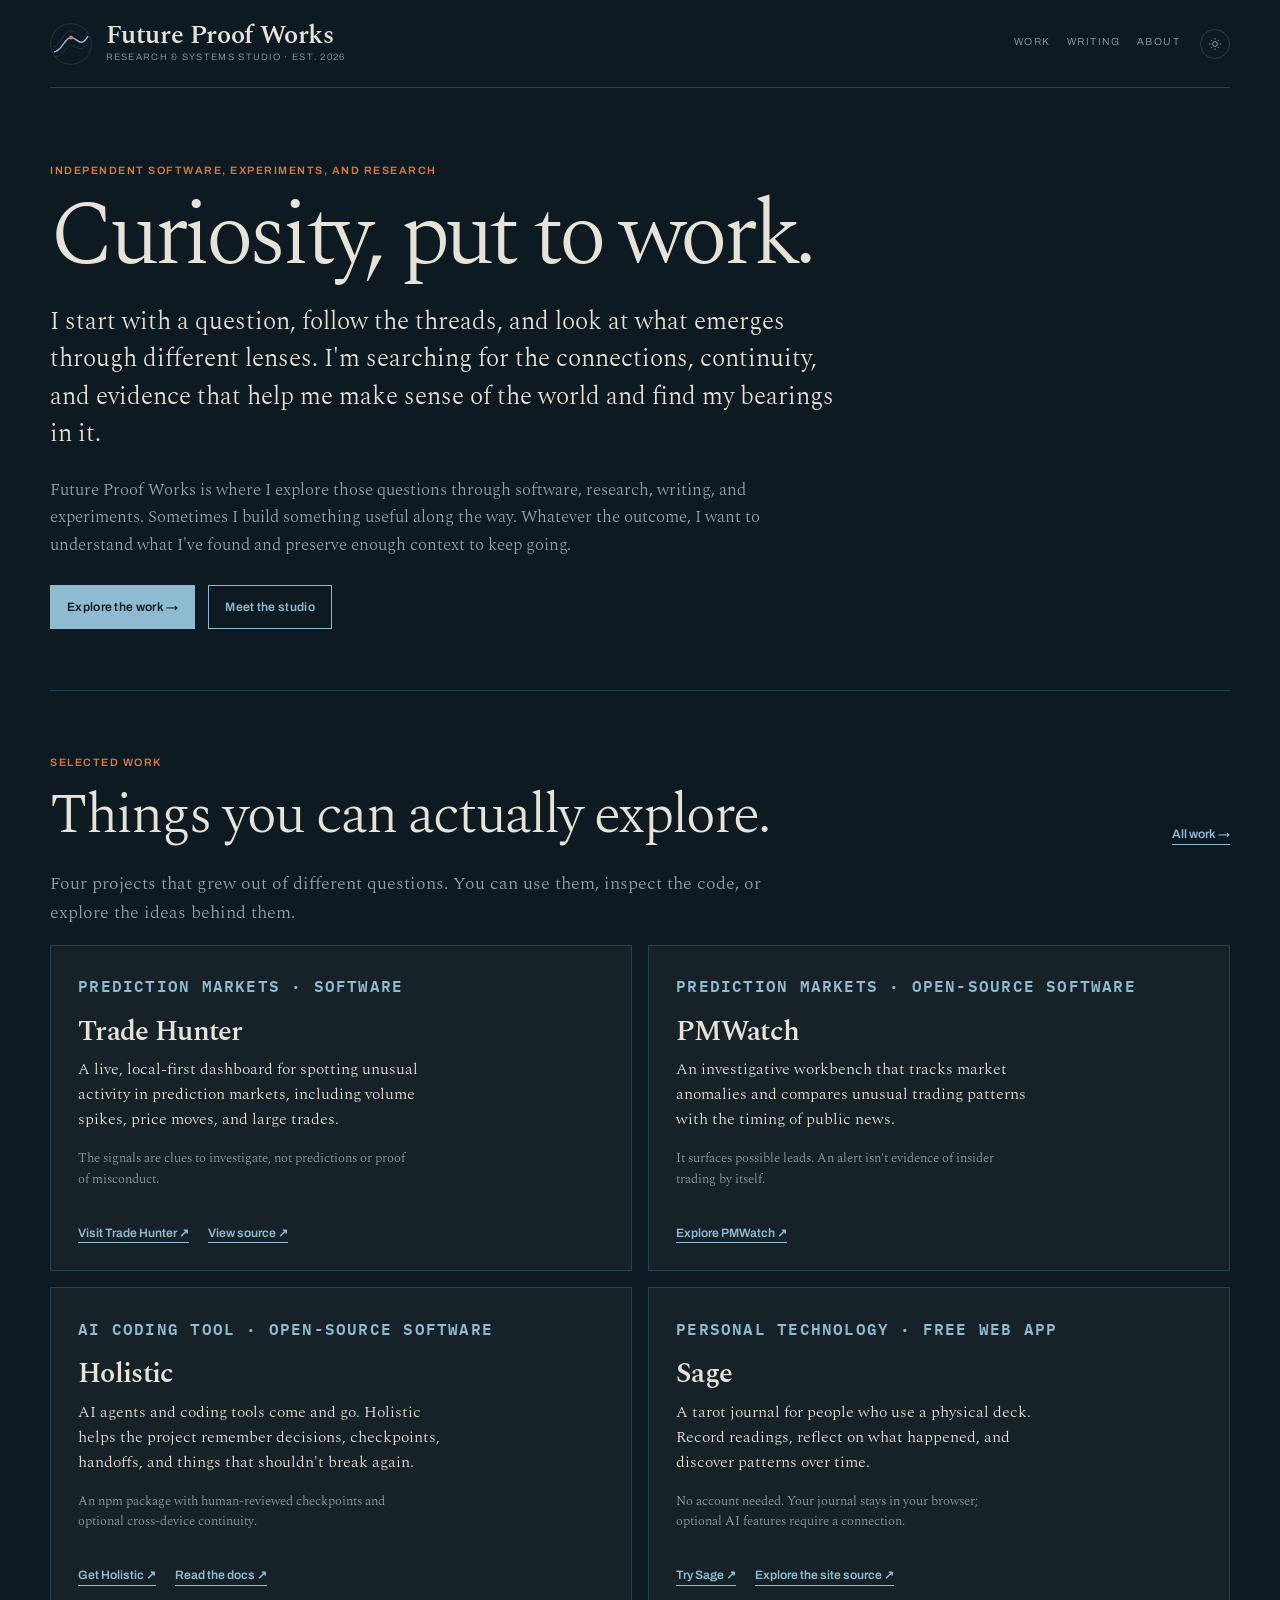
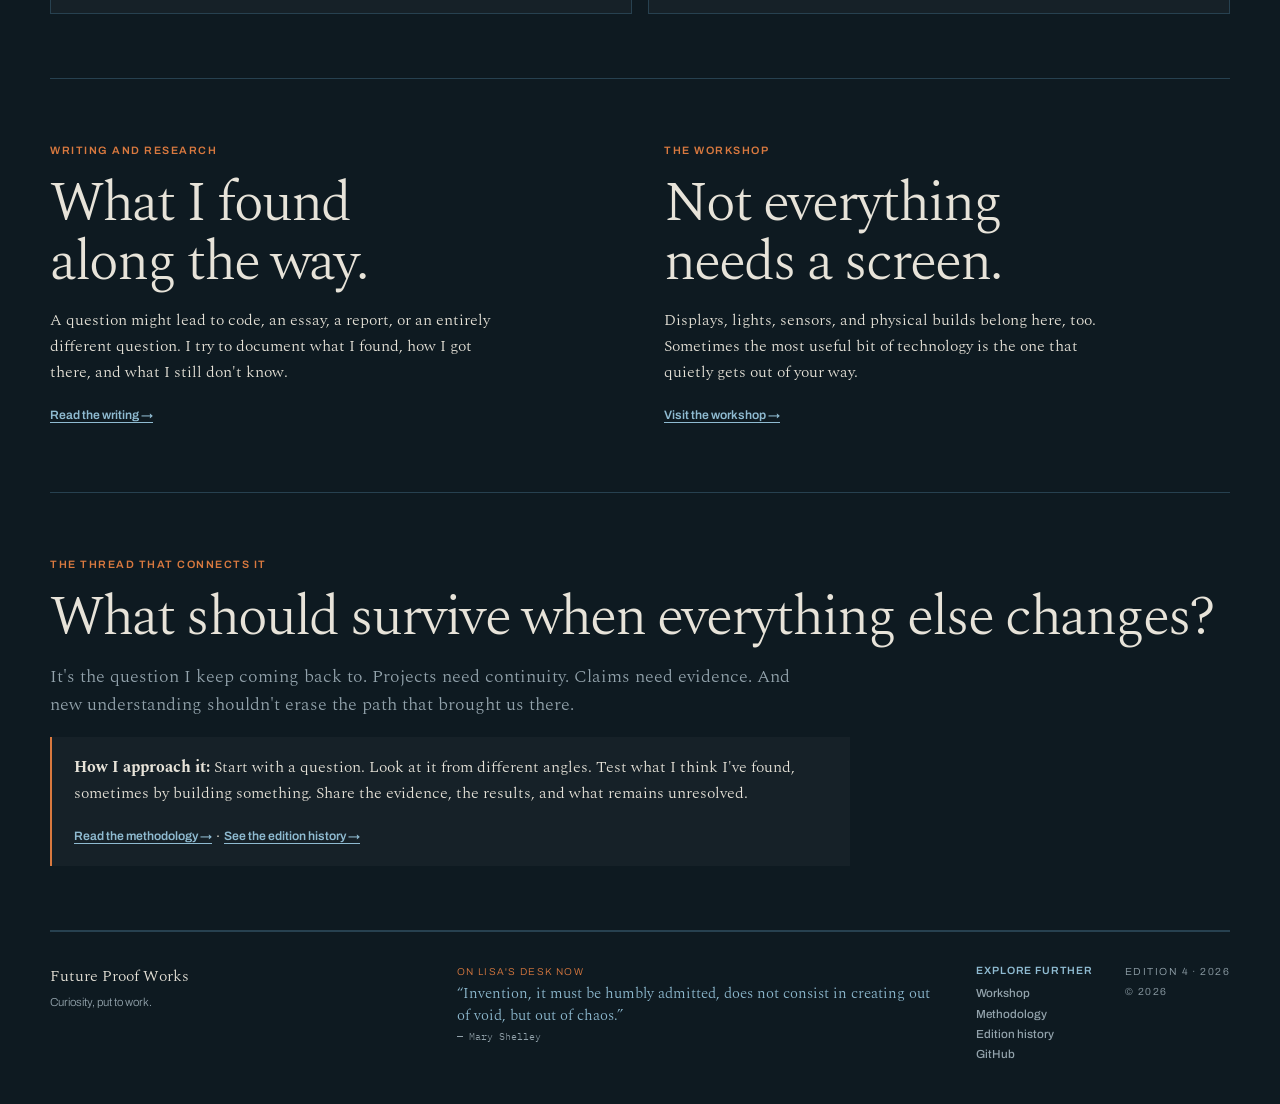
<file: index.html>
<!doctype html><html lang="en"><head>
<title>Independent software, research, and experiments — Future Proof Works</title>
<meta name="description" content="Explore Future Proof Works: software and independent experiments by Lisa Fremlin Weiss, including Trade Hunter, PMWatch, Holistic, and Sage.">
<meta property="og:title" content="Independent software, research, and experiments"><meta property="og:description" content="Explore Future Proof Works: software and independent experiments by Lisa Fremlin Weiss, including Trade Hunter, PMWatch, Holistic, and Sage."><meta property="og:type" content="website"><meta property="og:url" content="https://futureproofworks.com/">
<link rel="canonical" href="https://futureproofworks.com/"><meta charset="utf-8"><meta name="viewport" content="width=device-width, initial-scale=1"><meta name="theme-color" content="#F5F2EA" media="(prefers-color-scheme: light)"><meta name="theme-color" content="#0E1A21" media="(prefers-color-scheme: dark)"><link rel="icon" href="favicon.svg" type="image/svg+xml"><link rel="preconnect" href="https://fonts.googleapis.com"><link rel="preconnect" href="https://fonts.gstatic.com" crossorigin><link href="https://fonts.googleapis.com/css2?family=Archivo:wght@400;500;600;700&family=IBM+Plex+Mono:wght@400;500&family=Spectral:opsz,wght@7..72,300;7..72,600&display=swap" rel="stylesheet"><link rel="stylesheet" href="styles.css"><link rel="stylesheet" href="v3.css"><link rel="stylesheet" href="v4.css"><script>try{var t=localStorage.getItem("fpw-theme")||"dark";document.documentElement.setAttribute("data-theme",t)}catch(e){document.documentElement.setAttribute("data-theme","dark")}</script>
</head><body><a class="skip-link" href="#main">Skip to content</a><header class="site-header"><a class="brand" href="index.html"><svg class="brand-mark" viewBox="0 0 64 64" aria-hidden="true"><circle class="ground" cx="32" cy="32" r="31"/><circle cx="32" cy="32" r="31" fill="none" stroke="currentColor" stroke-width="1" opacity=".18"/><path class="strata" d="M6 52 C 20 52, 24 34, 32 34 S 48 48, 58 30" fill="none" stroke-width="1"/><path class="strata" d="M6 36 C 16 36, 20 12, 32 12 S 44 32, 58 12" fill="none" stroke-width="1"/><path class="thread" d="M6 44 C 18 44, 22 22, 32 22 S 46 40, 58 20" fill="none" stroke-width="2.2"/><circle class="node" cx="32" cy="22" r="3"/></svg><span class="brand-text"><span class="brand-name">Future Proof Works</span><span class="brand-sub">Research &amp; systems studio · Est. 2026</span></span></a><div class="header-tools"><nav aria-label="Primary"><a href="investigations.html">Work</a><a href="publications.html">Writing</a><a href="about.html">About</a></nav><button class="theme-toggle" type="button" aria-label="Switch between light and dark"><svg class="moon" viewBox="0 0 24 24" fill="none" stroke="currentColor" stroke-width="1.6" aria-hidden="true"><path d="M20 14.5A8.5 8.5 0 0 1 9.5 4a8.5 8.5 0 1 0 10.5 10.5Z"/></svg><svg class="sun" viewBox="0 0 24 24" fill="none" stroke="currentColor" stroke-width="1.6" aria-hidden="true"><circle cx="12" cy="12" r="4.2"/><path d="M12 2v2.4M12 19.6V22M2 12h2.4M19.6 12H22M4.9 4.9l1.7 1.7M17.4 17.4l1.7 1.7M19.1 4.9l-1.7 1.7M6.6 17.4l-1.7 1.7"/></svg></button></div></header>
<main id="main"><section class="v4-hero"><p class="v4-eyebrow">Independent software, experiments, and research</p><h1>Curiosity, put to work.</h1><p class="v4-lead">I start with a question, follow the threads, and look at what emerges through different lenses. I'm searching for the connections, continuity, and evidence that help me make sense of the world and find my bearings in it.</p><p class="v4-support">Future Proof Works is where I explore those questions through software, research, writing, and experiments. Sometimes I build something useful along the way. Whatever the outcome, I want to understand what I've found and preserve enough context to keep going.</p><div class="v4-actions"><a class="v4-button" href="#selected-work">Explore the work →</a><a class="v4-button v4-button-secondary" href="about.html">Meet the studio</a></div></section>
<section class="v4-section" id="selected-work"><div class="v4-section-heading"><div><p class="v4-eyebrow">Selected work</p><h2>Things you can actually explore.</h2></div><a class="v4-inline-link" href="investigations.html">All work →</a></div><p class="v4-intro">Four projects that grew out of different questions. You can use them, inspect the code, or explore the ideas behind them.</p><div class="v4-grid"><article class="v4-card" id="trade-hunter"><p class="v4-label">Prediction markets · Software</p><h3><a href="https://tradehunter.site/">Trade Hunter</a></h3><p>A live, local-first dashboard for spotting unusual activity in prediction markets, including volume spikes, price moves, and large trades.</p><p class="v4-small">The signals are clues to investigate, not predictions or proof of misconduct.</p><div class="v4-links"><a href="https://tradehunter.site/">Visit Trade Hunter ↗</a><a href="https://github.com/lweiss01/trade-hunter">View source ↗</a></div></article><article class="v4-card" id="pmwatch"><p class="v4-label">Prediction Markets · Open-Source Software</p><h3><a href="https://github.com/lweiss01/pmwatch">PMWatch</a></h3><p>An investigative workbench that tracks market anomalies and compares unusual trading patterns with the timing of public news.</p><p class="v4-small">It surfaces possible leads. An alert isn't evidence of insider trading by itself.</p><div class="v4-links"><a href="https://github.com/lweiss01/pmwatch">Explore PMWatch ↗</a></div></article><article class="v4-card" id="holistic"><p class="v4-label">AI Coding Tool · Open-Source Software</p><h3><a href="https://www.npmjs.com/package/holistic">Holistic</a></h3><p>AI agents and coding tools come and go. Holistic helps the project remember decisions, checkpoints, handoffs, and things that shouldn't break again.</p><p class="v4-small">An npm package with human-reviewed checkpoints and optional cross-device continuity.</p><div class="v4-links"><a href="https://www.npmjs.com/package/holistic">Get Holistic ↗</a><a href="https://github.com/lweiss01/holistic">Read the docs ↗</a></div></article><article class="v4-card" id="sage"><p class="v4-label">Personal technology · Free web app</p><h3><a href="https://sagetarot.app/">Sage</a></h3><p>A tarot journal for people who use a physical deck. Record readings, reflect on what happened, and discover patterns over time.</p><p class="v4-small">No account needed. Your journal stays in your browser; optional AI features require a connection.</p><div class="v4-links"><a href="https://sagetarot.app/">Try Sage ↗</a><a href="https://github.com/lweiss01/sagetarot.app-site">Explore the site source ↗</a></div></article></div></section>
<section class="v4-section"><div class="v4-split"><div><p class="v4-eyebrow">Writing and research</p><h2>What I found along the way.</h2><p>A question might lead to code, an essay, a report, or an entirely different question. I try to document what I found, how I got there, and what I still don't know.</p><a class="v4-inline-link" href="publications.html">Read the writing →</a></div><div><p class="v4-eyebrow">The workshop</p><h2>Not everything needs a screen.</h2><p>Displays, lights, sensors, and physical builds belong here, too. Sometimes the most useful bit of technology is the one that quietly gets out of your way.</p><a class="v4-inline-link" href="workshop.html">Visit the workshop →</a></div></div></section>
<section class="v4-section"><p class="v4-eyebrow">The thread that connects it</p><h2>What should survive when everything else changes?</h2><p class="v4-intro">It's the question I keep coming back to. Projects need continuity. Claims need evidence. And new understanding shouldn't erase the path that brought us there.</p><div class="v4-note"><p><strong>How I approach it:</strong> Start with a question. Look at it from different angles. Test what I think I've found, sometimes by building something. Share the evidence, the results, and what remains unresolved.</p><p><a class="v4-inline-link" href="methodology.html">Read the methodology →</a> <span aria-hidden="true"> · </span> <a class="v4-inline-link" href="editions.html">See the edition history →</a></p></div></section></main><footer class="site-footer"><div><p class="footer-brand">Future Proof Works</p><p>Curiosity, put to work.</p></div><div class="desk-note"><p class="desk-label">On Lisa's desk now</p><p class="desk-quote">“Invention, it must be humbly admitted, does not consist in creating out of void, but out of chaos.”</p><p class="desk-attribution">— Mary Shelley</p></div><div class="footer-links" aria-label="More from the studio"><span class="footer-heading">Explore further</span><a href="workshop.html">Workshop</a><a href="methodology.html">Methodology</a><a href="editions.html">Edition history</a><a href="https://github.com/lweiss01">GitHub</a></div><div class="footer-version"><p>Edition 4 · 2026</p><p>© <span id="year"></span></p></div></footer><script src="script.js"></script><script type="application/ld+json">{"@context":"https://schema.org","@type":"Organization","name":"Future Proof Works","url":"https://futureproofworks.com/","founder":{"@type":"Person","name":"Lisa Fremlin Weiss"},"description":"An independent studio building and investigating software, research tools, publishing, and physical experiments."}</script></body></html>
</file>
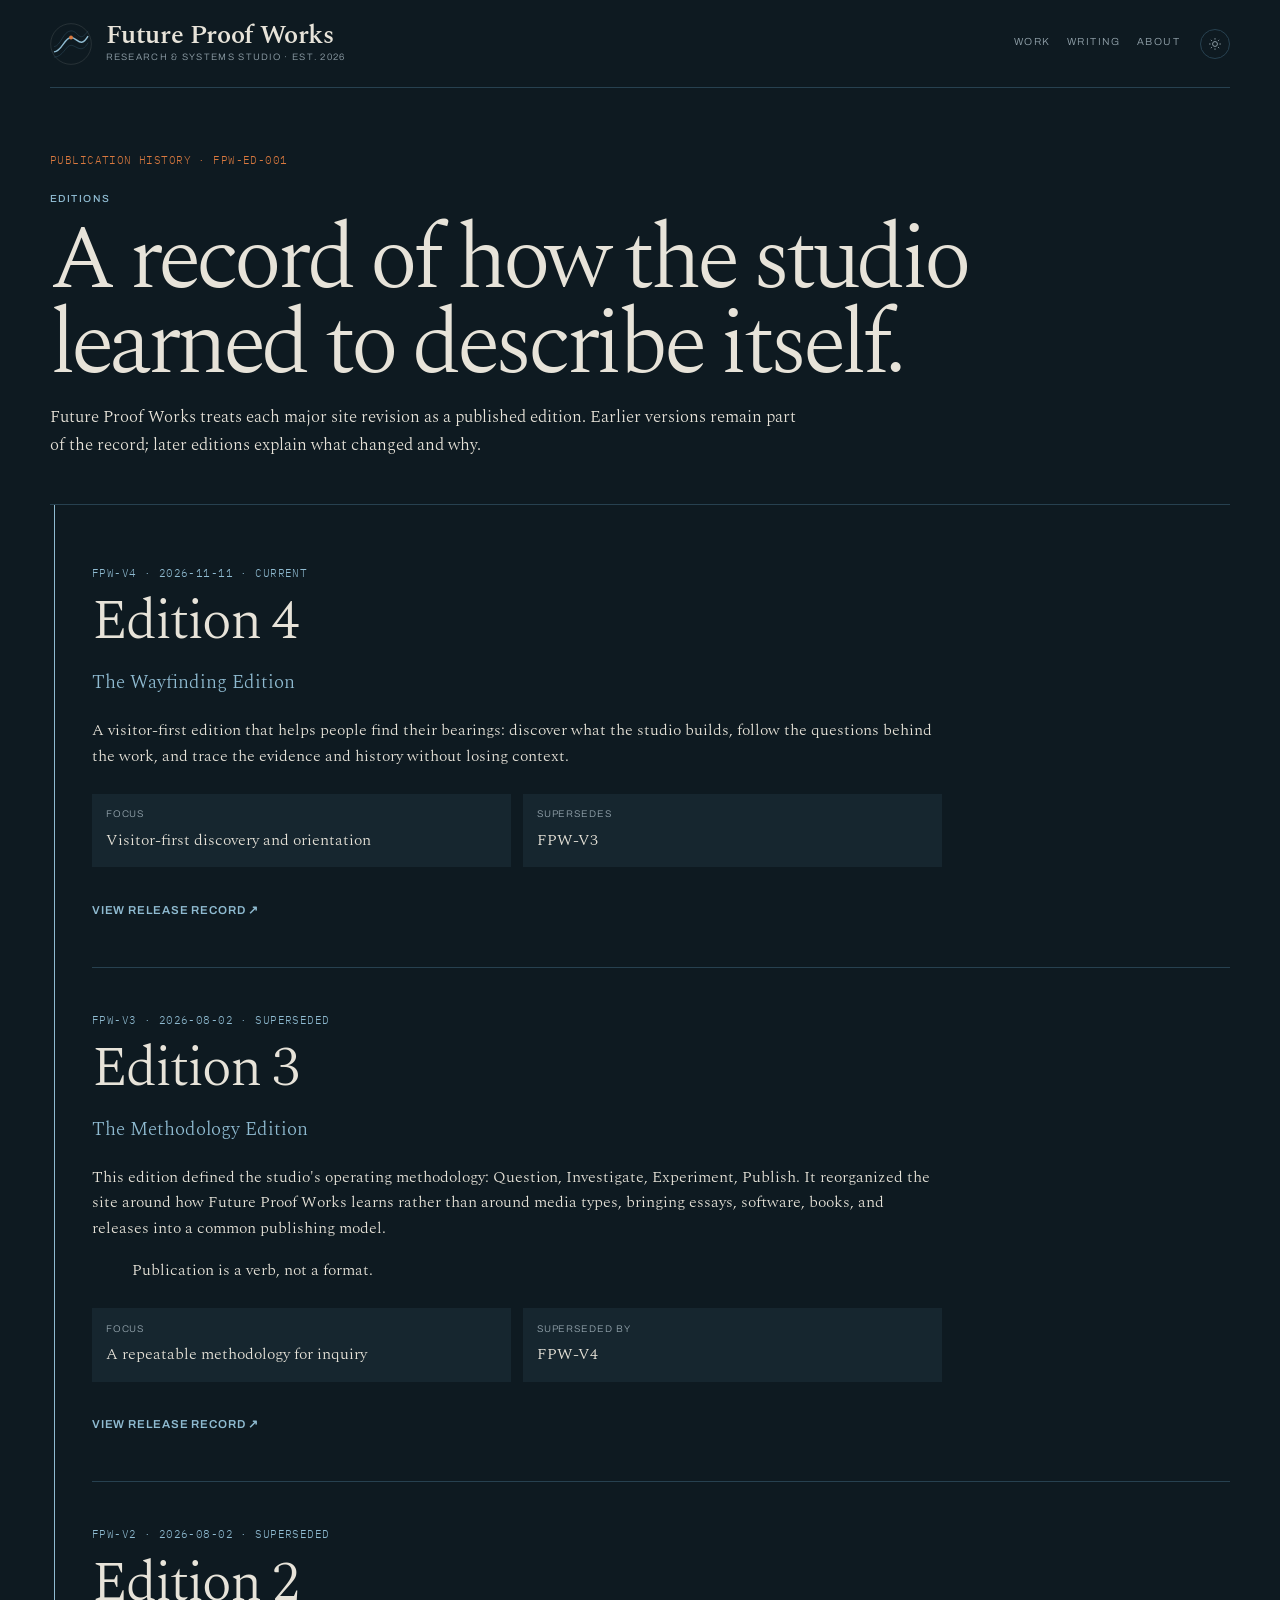
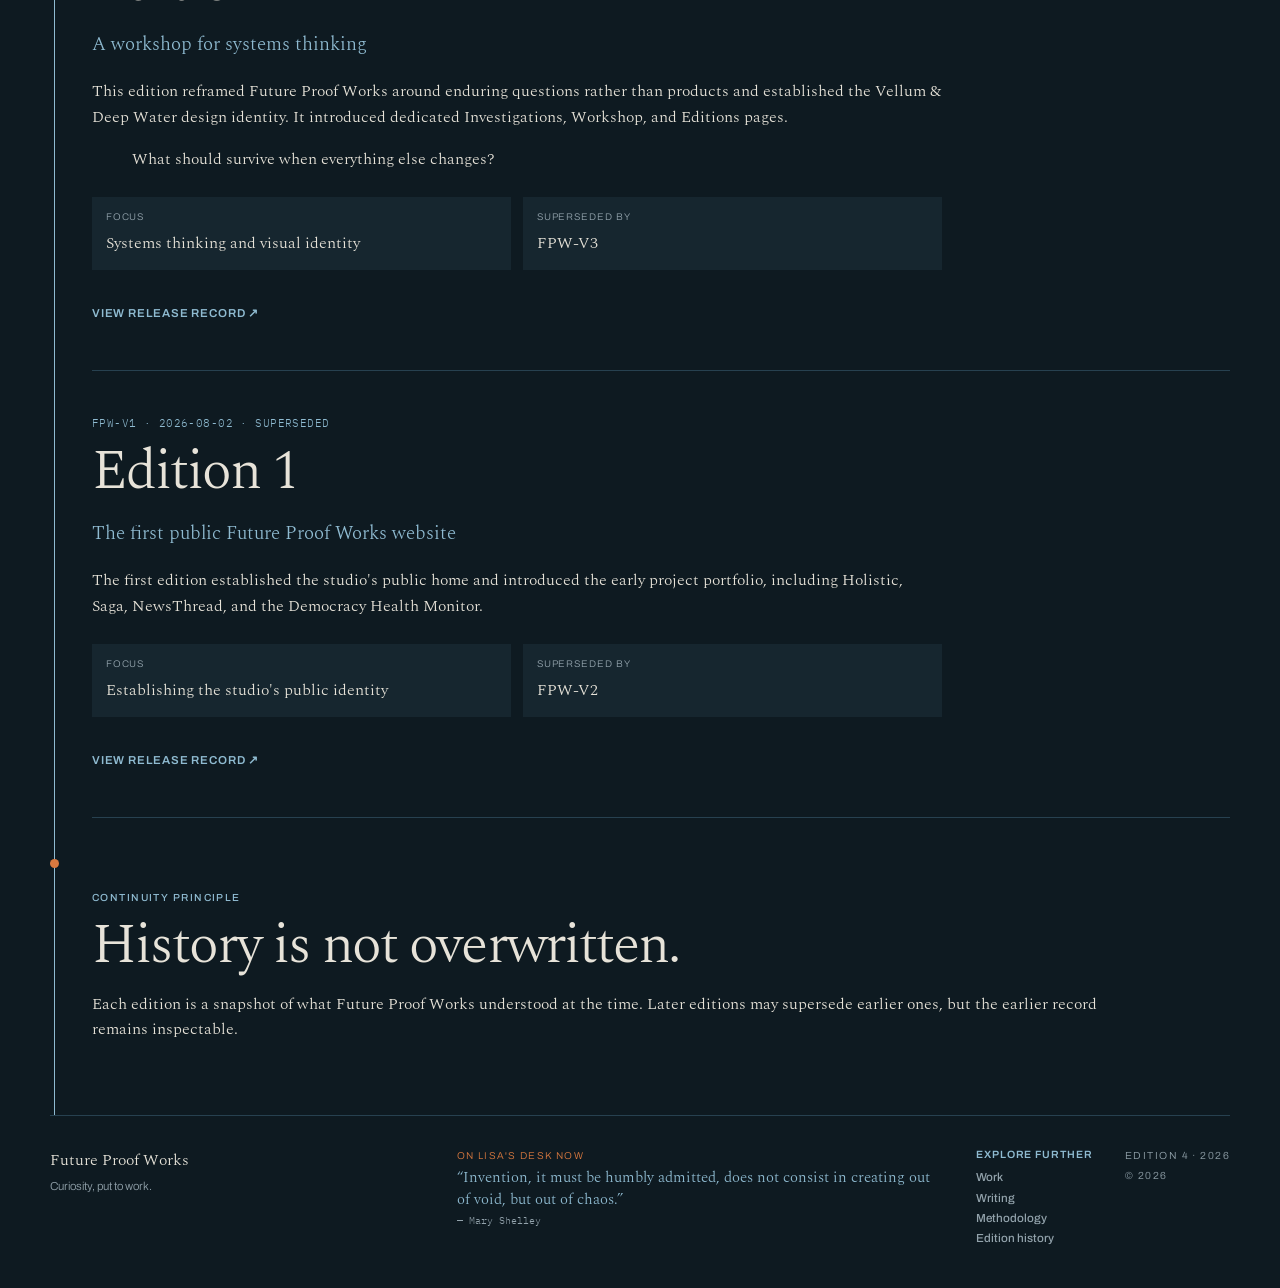
<file: editions.html>
<!doctype html><html lang="en"><head><title>Editions — Future Proof Works</title><meta name="description" content="The publication history of Future Proof Works, including major site editions, philosophical changes, and design revisions."><meta charset="utf-8"><meta name="viewport" content="width=device-width, initial-scale=1"><meta name="theme-color" content="#0E1A21" media="(prefers-color-scheme: dark)"><meta name="theme-color" content="#F5F2EA" media="(prefers-color-scheme: light)"><link rel="icon" href="favicon.svg" type="image/svg+xml"><link rel="preconnect" href="https://fonts.googleapis.com"><link rel="preconnect" href="https://fonts.gstatic.com" crossorigin><link href="https://fonts.googleapis.com/css2?family=Archivo:wght@400;500;600;700&family=IBM+Plex+Mono:wght@400;500&family=Spectral:opsz,wght@7..72,300;7..72,600&display=swap" rel="stylesheet"><link rel="stylesheet" href="styles.css"><link rel="stylesheet" href="v3.css"><link rel="stylesheet" href="v4.css"><script>try{var t=localStorage.getItem("fpw-theme")||"dark";document.documentElement.setAttribute("data-theme",t)}catch(e){document.documentElement.setAttribute("data-theme","dark")}</script></head><body><a class="skip-link" href="#main">Skip to content</a><header class="site-header"><a class="brand" href="index.html"><svg class="brand-mark" viewBox="0 0 64 64" aria-hidden="true"><circle class="ground" cx="32" cy="32" r="31"/><circle cx="32" cy="32" r="31" fill="none" stroke="currentColor" stroke-width="1" opacity=".18"/><path class="strata" d="M6 52 C 20 52, 24 34, 32 34 S 48 48, 58 30" fill="none" stroke-width="1"/><path class="strata" d="M6 36 C 16 36, 20 12, 32 12 S 44 32, 58 12" fill="none" stroke-width="1"/><path class="thread" d="M6 44 C 18 44, 22 22, 32 22 S 46 40, 58 20" fill="none" stroke-width="2.2"/><circle class="node" cx="32" cy="22" r="3"/></svg><span class="brand-text"><span class="brand-name">Future Proof Works</span><span class="brand-sub">Research &amp; systems studio · Est. 2026</span></span></a><div class="header-tools"><nav aria-label="Primary"><a href="investigations.html">Work</a><a href="publications.html">Writing</a><a href="about.html">About</a></nav><button class="theme-toggle" type="button" aria-label="Switch between light and dark"><svg class="moon" viewBox="0 0 24 24" fill="none" stroke="currentColor" stroke-width="1.6" aria-hidden="true"><path d="M20 14.5A8.5 8.5 0 0 1 9.5 4a8.5 8.5 0 1 0 10.5 10.5Z"/></svg><svg class="sun" viewBox="0 0 24 24" fill="none" stroke="currentColor" stroke-width="1.6" aria-hidden="true"><circle cx="12" cy="12" r="4.2"/><path d="M12 2v2.4M12 19.6V22M2 12h2.4M19.6 12H22M4.9 4.9l1.7 1.7M17.4 17.4l1.7 1.7M19.1 4.9l-1.7 1.7M6.6 17.4l-1.7 1.7"/></svg></button></div></header><main id="main"><section class="page-title editions-title"><div class="folio">PUBLICATION HISTORY · FPW-ED-001</div><p class="label">Editions</p><h1>A record of how the studio learned to describe itself.</h1><p class="page-deck">Future Proof Works treats each major site revision as a published edition. Earlier versions remain part of the record; later editions explain what changed and why.</p></section><section class="edition-list"><article class="edition current"><div class="edition-content"><p class="record">FPW-V4 · 2026-11-11 · CURRENT</p><h2>Edition 4</h2><p class="edition-subtitle">The Wayfinding Edition</p><p>A visitor-first edition that helps people find their bearings: discover what the studio builds, follow the questions behind the work, and trace the evidence and history without losing context.</p><dl class="edition-meta"><div><dt>Focus</dt><dd>Visitor-first discovery and orientation</dd></div><div><dt>Supersedes</dt><dd>FPW-V3</dd></div></dl><a class="text-link" href="https://github.com/lweiss01/futureproofworks-site/releases/tag/fpw-v4">View release record ↗</a></div></article><article class="edition"><div class="edition-content"><p class="record">FPW-V3 · 2026-08-02 · SUPERSEDED</p><h2>Edition 3</h2><p class="edition-subtitle">The Methodology Edition</p><p>This edition defined the studio's operating methodology: Question, Investigate, Experiment, Publish. It reorganized the site around how Future Proof Works learns rather than around media types, bringing essays, software, books, and releases into a common publishing model.</p><blockquote>Publication is a verb, not a format.</blockquote><dl class="edition-meta"><div><dt>Focus</dt><dd>A repeatable methodology for inquiry</dd></div><div><dt>Superseded by</dt><dd>FPW-V4</dd></div></dl><a class="text-link" href="https://github.com/lweiss01/futureproofworks-site/releases/tag/fpw-v3">View release record ↗</a></div></article><article class="edition"><div class="edition-content"><p class="record">FPW-V2 · 2026-08-02 · SUPERSEDED</p><h2>Edition 2</h2><p class="edition-subtitle">A workshop for systems thinking</p><p>This edition reframed Future Proof Works around enduring questions rather than products and established the Vellum &amp; Deep Water design identity. It introduced dedicated Investigations, Workshop, and Editions pages.</p><blockquote>What should survive when everything else changes?</blockquote><dl class="edition-meta"><div><dt>Focus</dt><dd>Systems thinking and visual identity</dd></div><div><dt>Superseded by</dt><dd>FPW-V3</dd></div></dl><a class="text-link" href="https://github.com/lweiss01/futureproofworks-site/releases/tag/fpw-v2">View release record ↗</a></div></article><article class="edition"><div class="edition-content"><p class="record">FPW-V1 · 2026-08-02 · SUPERSEDED</p><h2>Edition 1</h2><p class="edition-subtitle">The first public Future Proof Works website</p><p>The first edition established the studio's public home and introduced the early project portfolio, including Holistic, Saga, NewsThread, and the Democracy Health Monitor.</p><dl class="edition-meta"><div><dt>Focus</dt><dd>Establishing the studio's public identity</dd></div><div><dt>Superseded by</dt><dd>FPW-V2</dd></div></dl><a class="text-link" href="https://github.com/lweiss01/futureproofworks-site/releases/tag/fpw-v1">View release record ↗</a></div></article></section><section class="edition-principle"><p class="label">Continuity principle</p><h2>History is not overwritten.</h2><p>Each edition is a snapshot of what Future Proof Works understood at the time. Later editions may supersede earlier ones, but the earlier record remains inspectable.</p></section></main><footer class="site-footer"><div><p class="footer-brand">Future Proof Works</p><p>Curiosity, put to work.</p></div><div class="desk-note"><p class="desk-label">On Lisa's desk now</p><p class="desk-quote">“Invention, it must be humbly admitted, does not consist in creating out of void, but out of chaos.”</p><p class="desk-attribution">— Mary Shelley</p></div><div class="footer-links"><span class="footer-heading">Explore further</span><a href="investigations.html">Work</a><a href="publications.html">Writing</a><a href="methodology.html">Methodology</a><a href="editions.html">Edition history</a></div><div class="footer-version"><p>Edition 4 · 2026</p><p>© <span id="year"></span></p></div></footer><script src="script.js"></script></body></html>
</file>
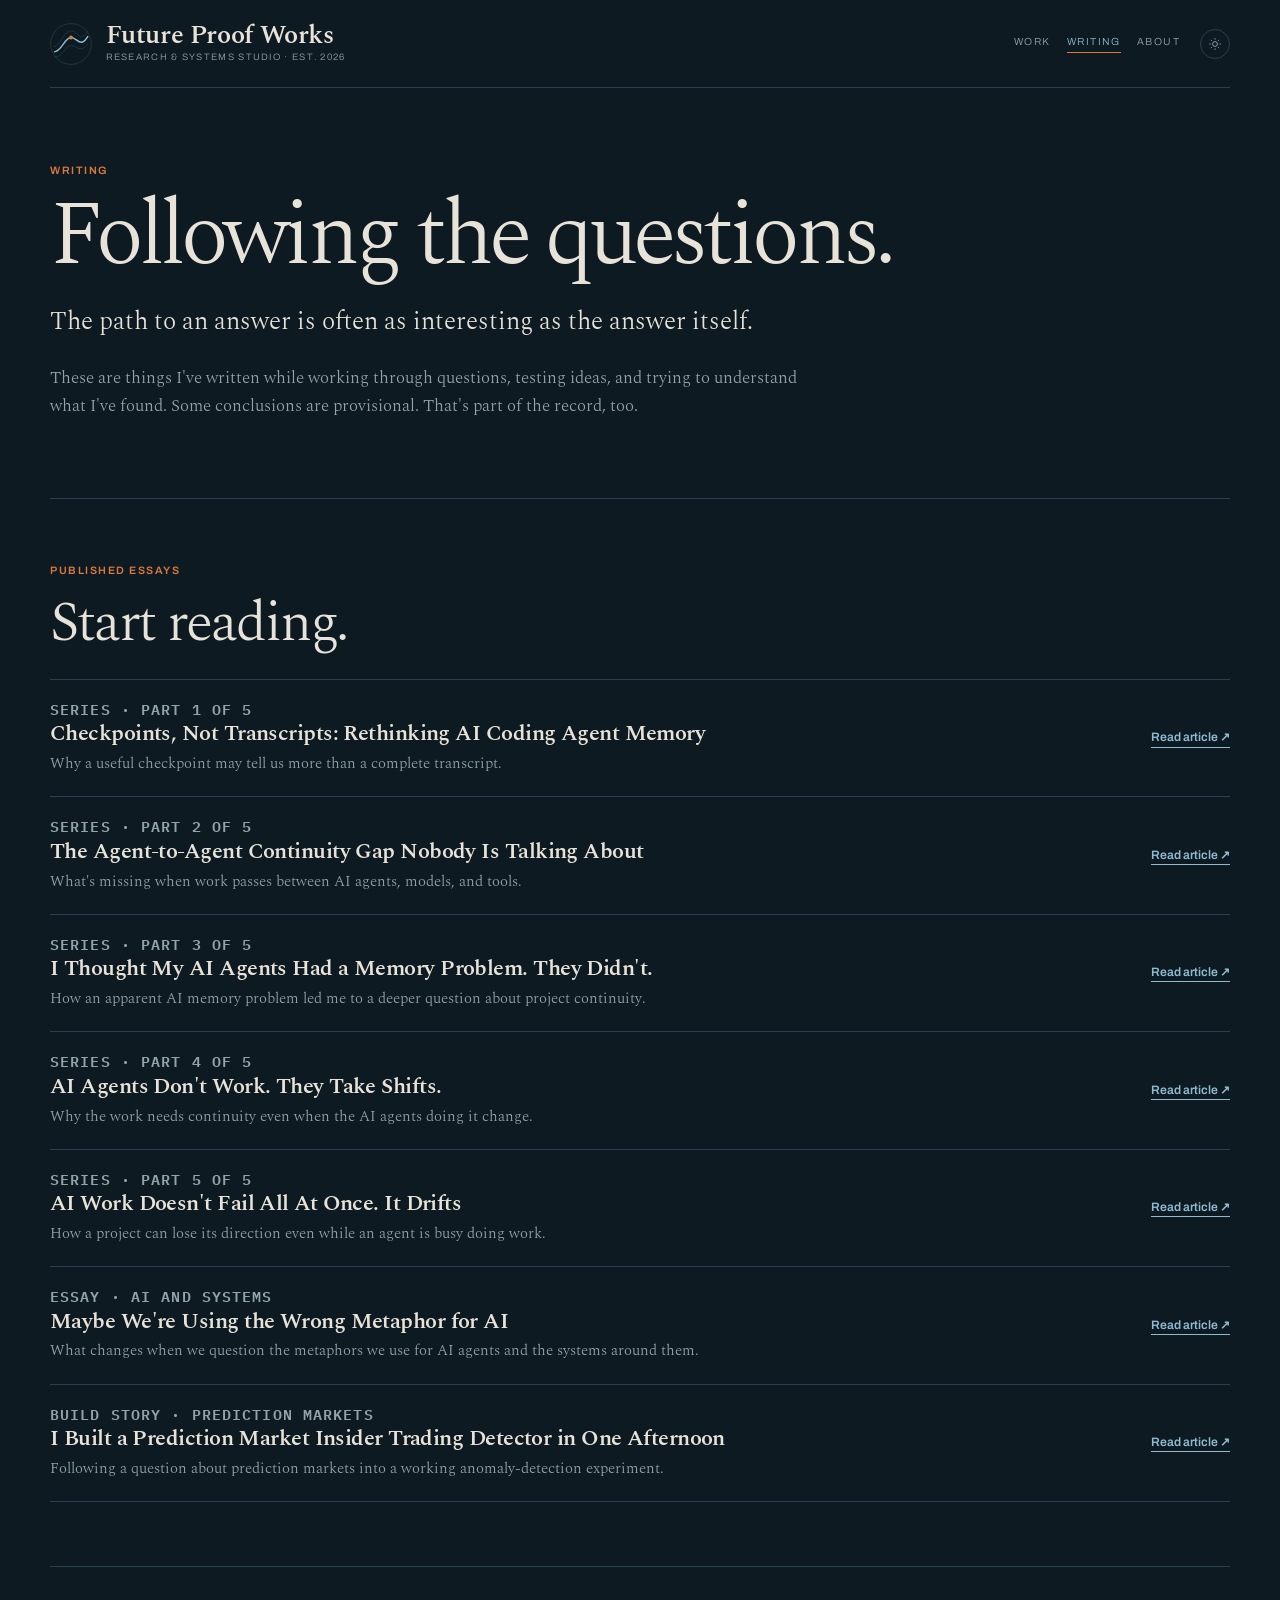
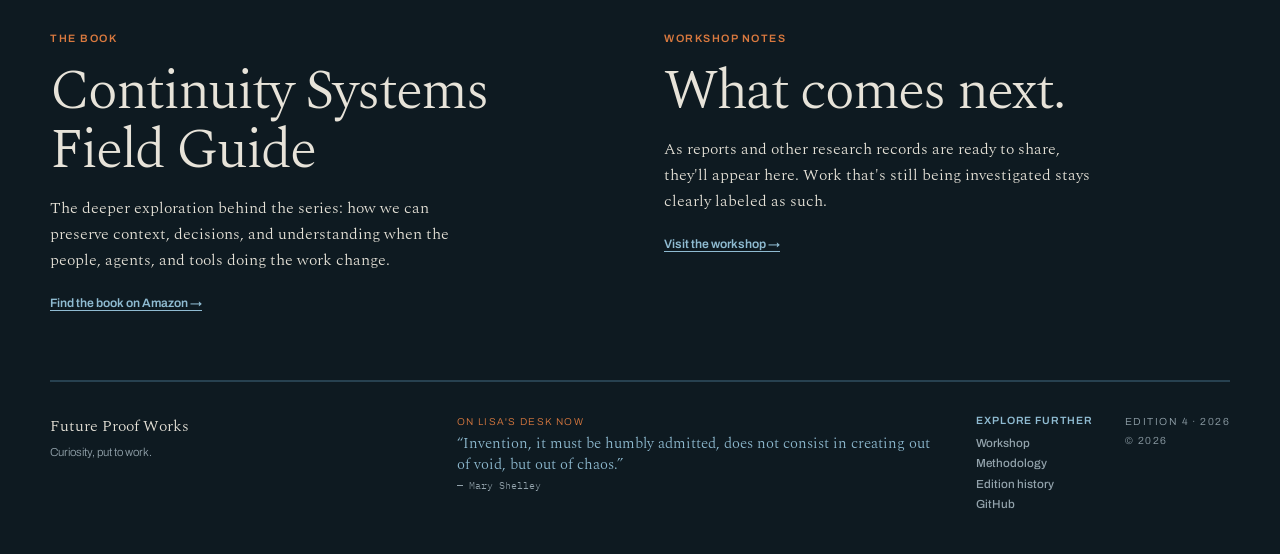
<file: field-notes.html>
<!doctype html><html lang="en"><head><title>Field Notes moved — Future Proof Works</title><meta charset="utf-8"><meta name="viewport" content="width=device-width, initial-scale=1"><meta http-equiv="refresh" content="0; url=publications.html"><link rel="canonical" href="https://futureproofworks.com/publications.html"><meta name="robots" content="noindex"><link rel="stylesheet" href="styles.css"><link rel="stylesheet" href="v3.css"></head><body><main><section class="page-title"><div class="folio">SUPERSEDED · FPW-V3</div><h1>Field Notes are now Publications.</h1><p class="page-deck">Essays, blog posts, software releases, books, and other published artifacts now live together regardless of format.</p><a class="text-link" href="publications.html">Continue to Publications →</a></section></main></body></html>
</file>
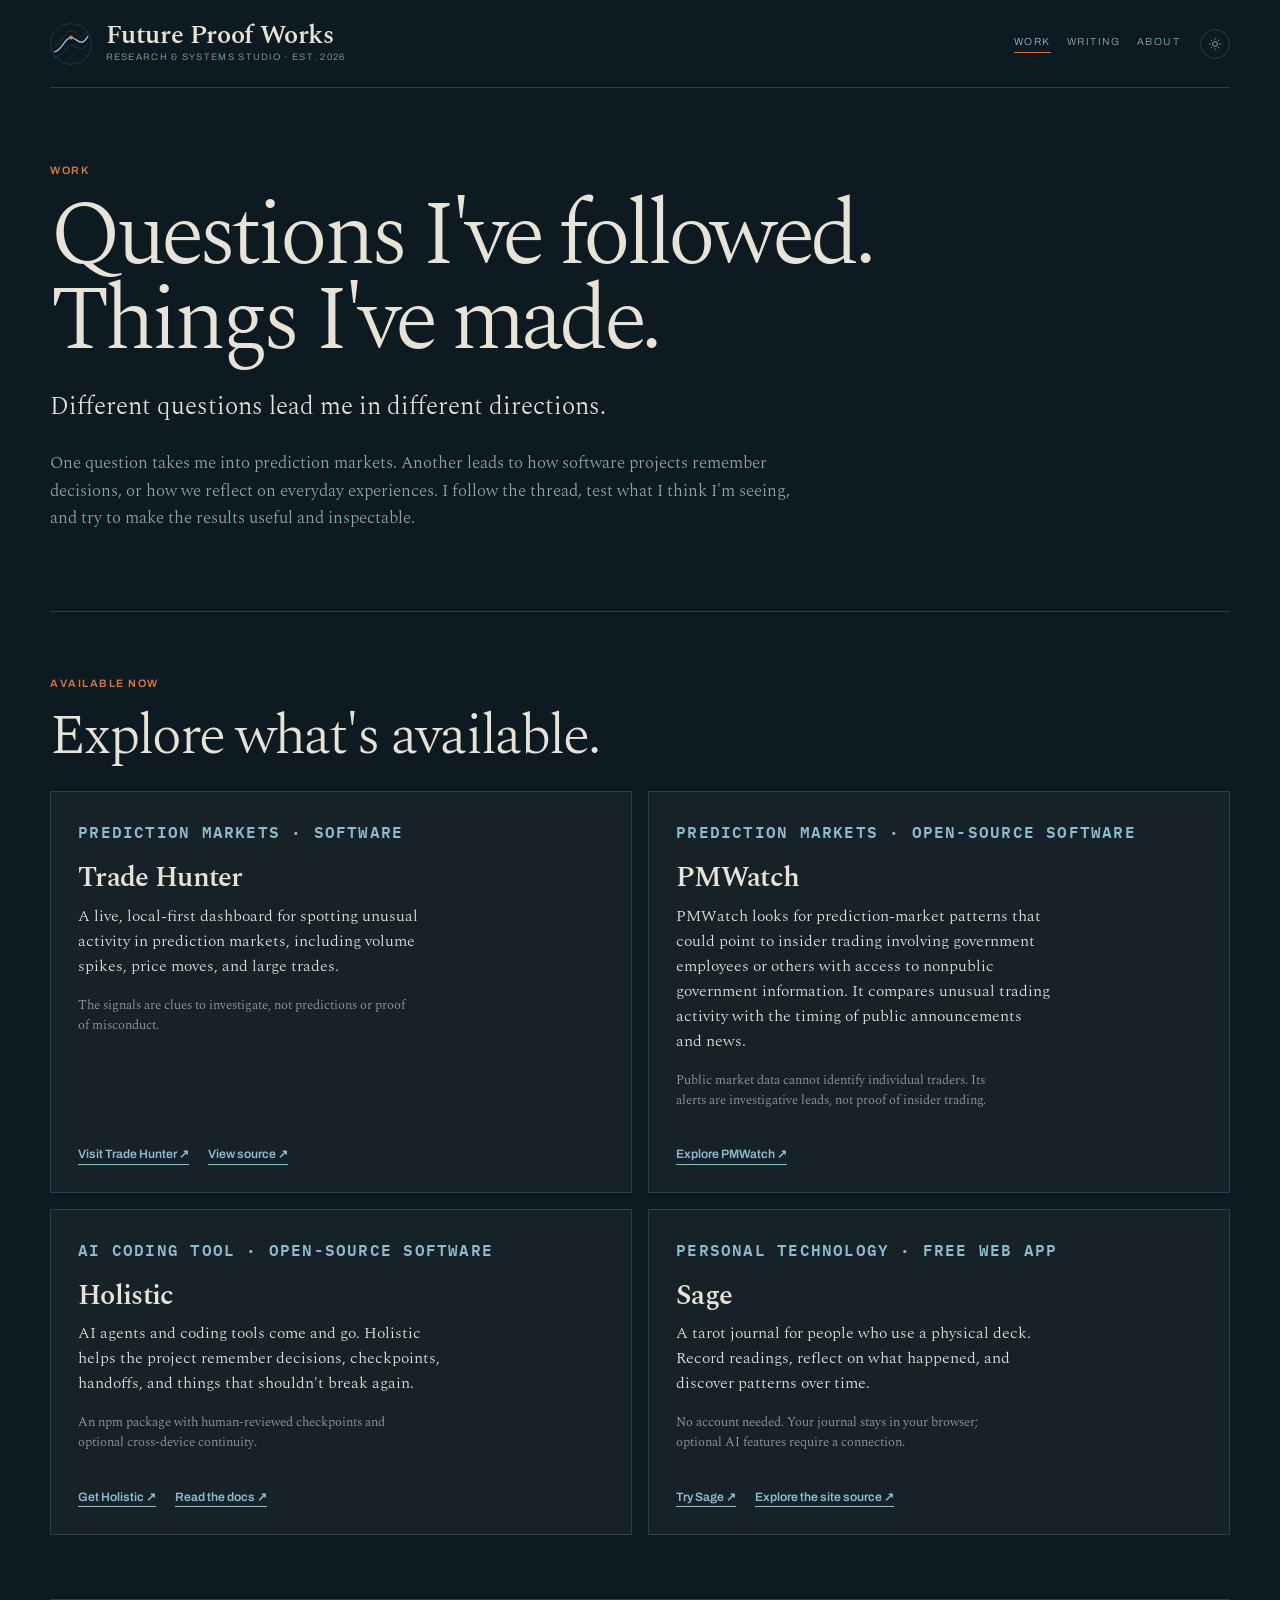
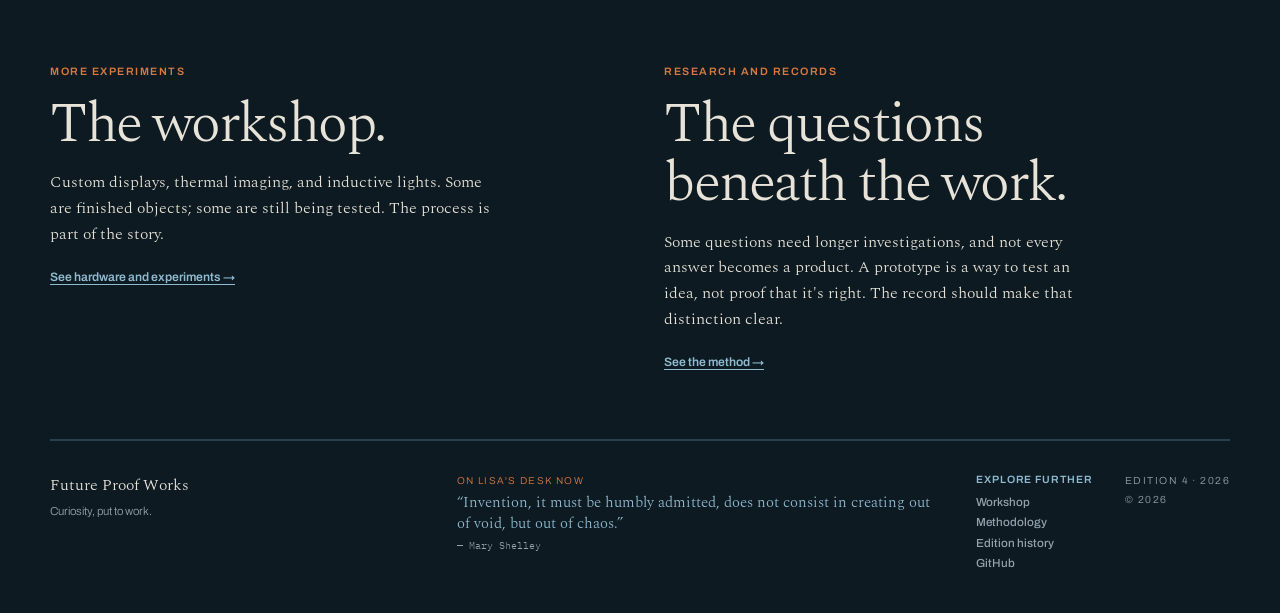
<file: investigations.html>
<!doctype html><html lang="en"><head>
<title>Work — Future Proof Works</title>
<meta name="description" content="Explore public projects from Future Proof Works, including Trade Hunter, PMWatch, Holistic, and Sage, with direct links to working software and source.">
<meta property="og:title" content="Work"><meta property="og:description" content="Explore public projects from Future Proof Works, including Trade Hunter, PMWatch, Holistic, and Sage, with direct links to working software and source."><meta property="og:type" content="website"><meta property="og:url" content="https://futureproofworks.com/investigations.html">
<link rel="canonical" href="https://futureproofworks.com/investigations.html"><meta charset="utf-8"><meta name="viewport" content="width=device-width, initial-scale=1"><meta name="theme-color" content="#F5F2EA" media="(prefers-color-scheme: light)"><meta name="theme-color" content="#0E1A21" media="(prefers-color-scheme: dark)"><link rel="icon" href="favicon.svg" type="image/svg+xml"><link rel="preconnect" href="https://fonts.googleapis.com"><link rel="preconnect" href="https://fonts.gstatic.com" crossorigin><link href="https://fonts.googleapis.com/css2?family=Archivo:wght@400;500;600;700&family=IBM+Plex+Mono:wght@400;500&family=Spectral:opsz,wght@7..72,300;7..72,600&display=swap" rel="stylesheet"><link rel="stylesheet" href="styles.css"><link rel="stylesheet" href="v3.css"><link rel="stylesheet" href="v4.css"><script>try{var t=localStorage.getItem("fpw-theme")||"dark";document.documentElement.setAttribute("data-theme",t)}catch(e){document.documentElement.setAttribute("data-theme","dark")}</script>
</head><body><a class="skip-link" href="#main">Skip to content</a><header class="site-header"><a class="brand" href="index.html"><svg class="brand-mark" viewBox="0 0 64 64" aria-hidden="true"><circle class="ground" cx="32" cy="32" r="31"/><circle cx="32" cy="32" r="31" fill="none" stroke="currentColor" stroke-width="1" opacity=".18"/><path class="strata" d="M6 52 C 20 52, 24 34, 32 34 S 48 48, 58 30" fill="none" stroke-width="1"/><path class="strata" d="M6 36 C 16 36, 20 12, 32 12 S 44 32, 58 12" fill="none" stroke-width="1"/><path class="thread" d="M6 44 C 18 44, 22 22, 32 22 S 46 40, 58 20" fill="none" stroke-width="2.2"/><circle class="node" cx="32" cy="22" r="3"/></svg><span class="brand-text"><span class="brand-name">Future Proof Works</span><span class="brand-sub">Research &amp; systems studio · Est. 2026</span></span></a><div class="header-tools"><nav aria-label="Primary"><a href="investigations.html" aria-current="page">Work</a><a href="publications.html">Writing</a><a href="about.html">About</a></nav><button class="theme-toggle" type="button" aria-label="Switch between light and dark"><svg class="moon" viewBox="0 0 24 24" fill="none" stroke="currentColor" stroke-width="1.6" aria-hidden="true"><path d="M20 14.5A8.5 8.5 0 0 1 9.5 4a8.5 8.5 0 1 0 10.5 10.5Z"/></svg><svg class="sun" viewBox="0 0 24 24" fill="none" stroke="currentColor" stroke-width="1.6" aria-hidden="true"><circle cx="12" cy="12" r="4.2"/><path d="M12 2v2.4M12 19.6V22M2 12h2.4M19.6 12H22M4.9 4.9l1.7 1.7M17.4 17.4l1.7 1.7M19.1 4.9l-1.7 1.7M6.6 17.4l-1.7 1.7"/></svg></button></div></header>
<main id="main"><section class="v4-hero"><p class="v4-eyebrow">Work</p><h1>Questions I've followed. Things I've made.</h1><p class="v4-lead">Different questions lead me in different directions.</p><p class="v4-support">One question takes me into prediction markets. Another leads to how software projects remember decisions, or how we reflect on everyday experiences. I follow the thread, test what I think I'm seeing, and try to make the results useful and inspectable.</p></section>
<section class="v4-section"><div class="v4-section-heading"><div><p class="v4-eyebrow">Available now</p><h2>Explore what's available.</h2></div></div><div class="v4-grid"><article class="v4-card" id="trade-hunter"><p class="v4-label">Prediction markets · Software</p><h3><a href="https://tradehunter.site/">Trade Hunter</a></h3><p>A live, local-first dashboard for spotting unusual activity in prediction markets, including volume spikes, price moves, and large trades.</p><p class="v4-small">The signals are clues to investigate, not predictions or proof of misconduct.</p><div class="v4-links"><a href="https://tradehunter.site/">Visit Trade Hunter ↗</a><a href="https://github.com/lweiss01/trade-hunter">View source ↗</a></div></article><article class="v4-card" id="pmwatch"><p class="v4-label">Prediction Markets · Open-Source Software</p><h3><a href="https://github.com/lweiss01/pmwatch">PMWatch</a></h3><p>PMWatch looks for prediction-market patterns that could point to insider trading involving government employees or others with access to nonpublic government information. It compares unusual trading activity with the timing of public announcements and news.</p><p class="v4-small">Public market data cannot identify individual traders. Its alerts are investigative leads, not proof of insider trading.</p><div class="v4-links"><a href="https://github.com/lweiss01/pmwatch">Explore PMWatch ↗</a></div></article><article class="v4-card" id="holistic"><p class="v4-label">AI Coding Tool · Open-Source Software</p><h3><a href="https://www.npmjs.com/package/holistic">Holistic</a></h3><p>AI agents and coding tools come and go. Holistic helps the project remember decisions, checkpoints, handoffs, and things that shouldn't break again.</p><p class="v4-small">An npm package with human-reviewed checkpoints and optional cross-device continuity.</p><div class="v4-links"><a href="https://www.npmjs.com/package/holistic">Get Holistic ↗</a><a href="https://github.com/lweiss01/holistic">Read the docs ↗</a></div></article><article class="v4-card" id="sage"><p class="v4-label">Personal technology · Free web app</p><h3><a href="https://sagetarot.app/">Sage</a></h3><p>A tarot journal for people who use a physical deck. Record readings, reflect on what happened, and discover patterns over time.</p><p class="v4-small">No account needed. Your journal stays in your browser; optional AI features require a connection.</p><div class="v4-links"><a href="https://sagetarot.app/">Try Sage ↗</a><a href="https://github.com/lweiss01/sagetarot.app-site">Explore the site source ↗</a></div></article></div></section>
<section class="v4-section"><div class="v4-split"><div><p class="v4-eyebrow">More experiments</p><h2>The workshop.</h2><p>Custom displays, thermal imaging, and inductive lights. Some are finished objects; some are still being tested. The process is part of the story.</p><a class="v4-inline-link" href="workshop.html">See hardware and experiments →</a></div><div><p class="v4-eyebrow">Research and records</p><h2>The questions beneath the work.</h2><p>Some questions need longer investigations, and not every answer becomes a product. A prototype is a way to test an idea, not proof that it's right. The record should make that distinction clear.</p><a class="v4-inline-link" href="methodology.html">See the method →</a></div></div></section></main><footer class="site-footer"><div><p class="footer-brand">Future Proof Works</p><p>Curiosity, put to work.</p></div><div class="desk-note"><p class="desk-label">On Lisa's desk now</p><p class="desk-quote">“Invention, it must be humbly admitted, does not consist in creating out of void, but out of chaos.”</p><p class="desk-attribution">— Mary Shelley</p></div><div class="footer-links" aria-label="More from the studio"><span class="footer-heading">Explore further</span><a href="workshop.html">Workshop</a><a href="methodology.html">Methodology</a><a href="editions.html">Edition history</a><a href="https://github.com/lweiss01">GitHub</a></div><div class="footer-version"><p>Edition 4 · 2026</p><p>© <span id="year"></span></p></div></footer><script src="script.js"></script></body></html>
</file>
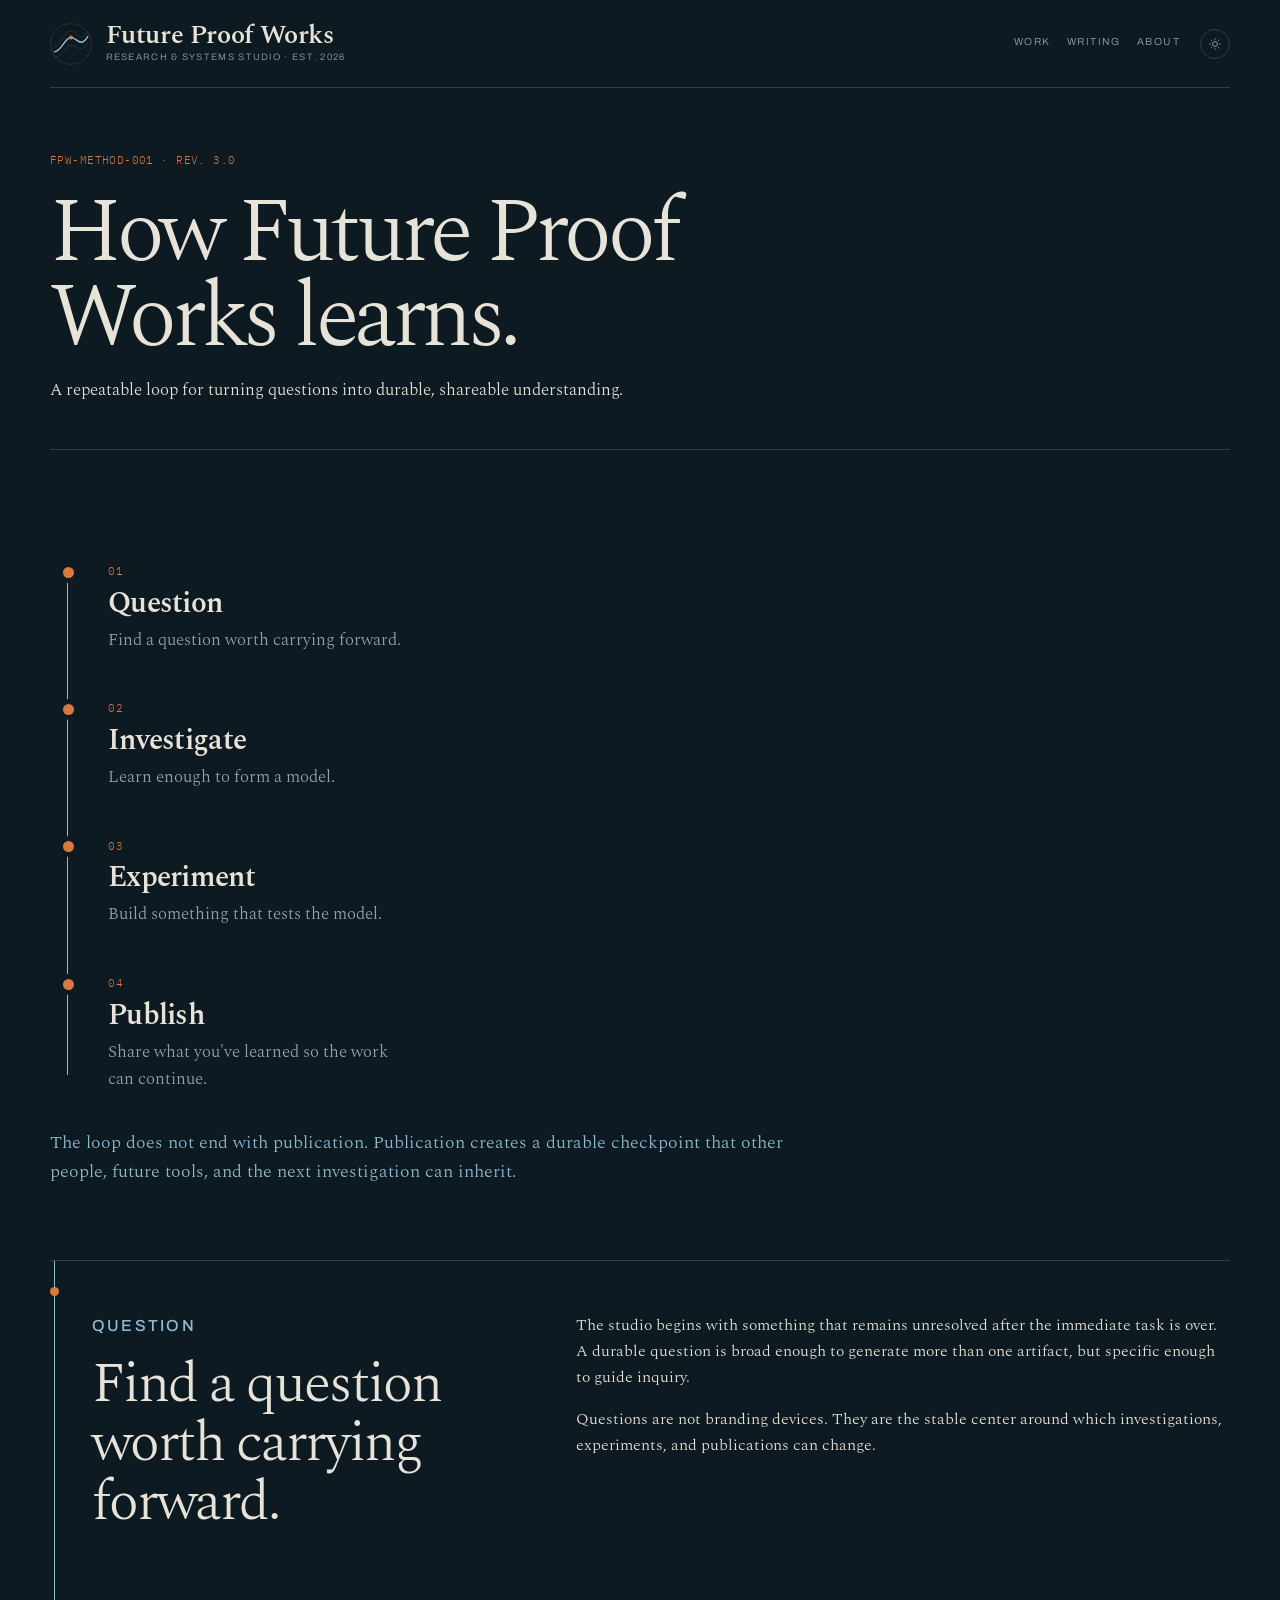
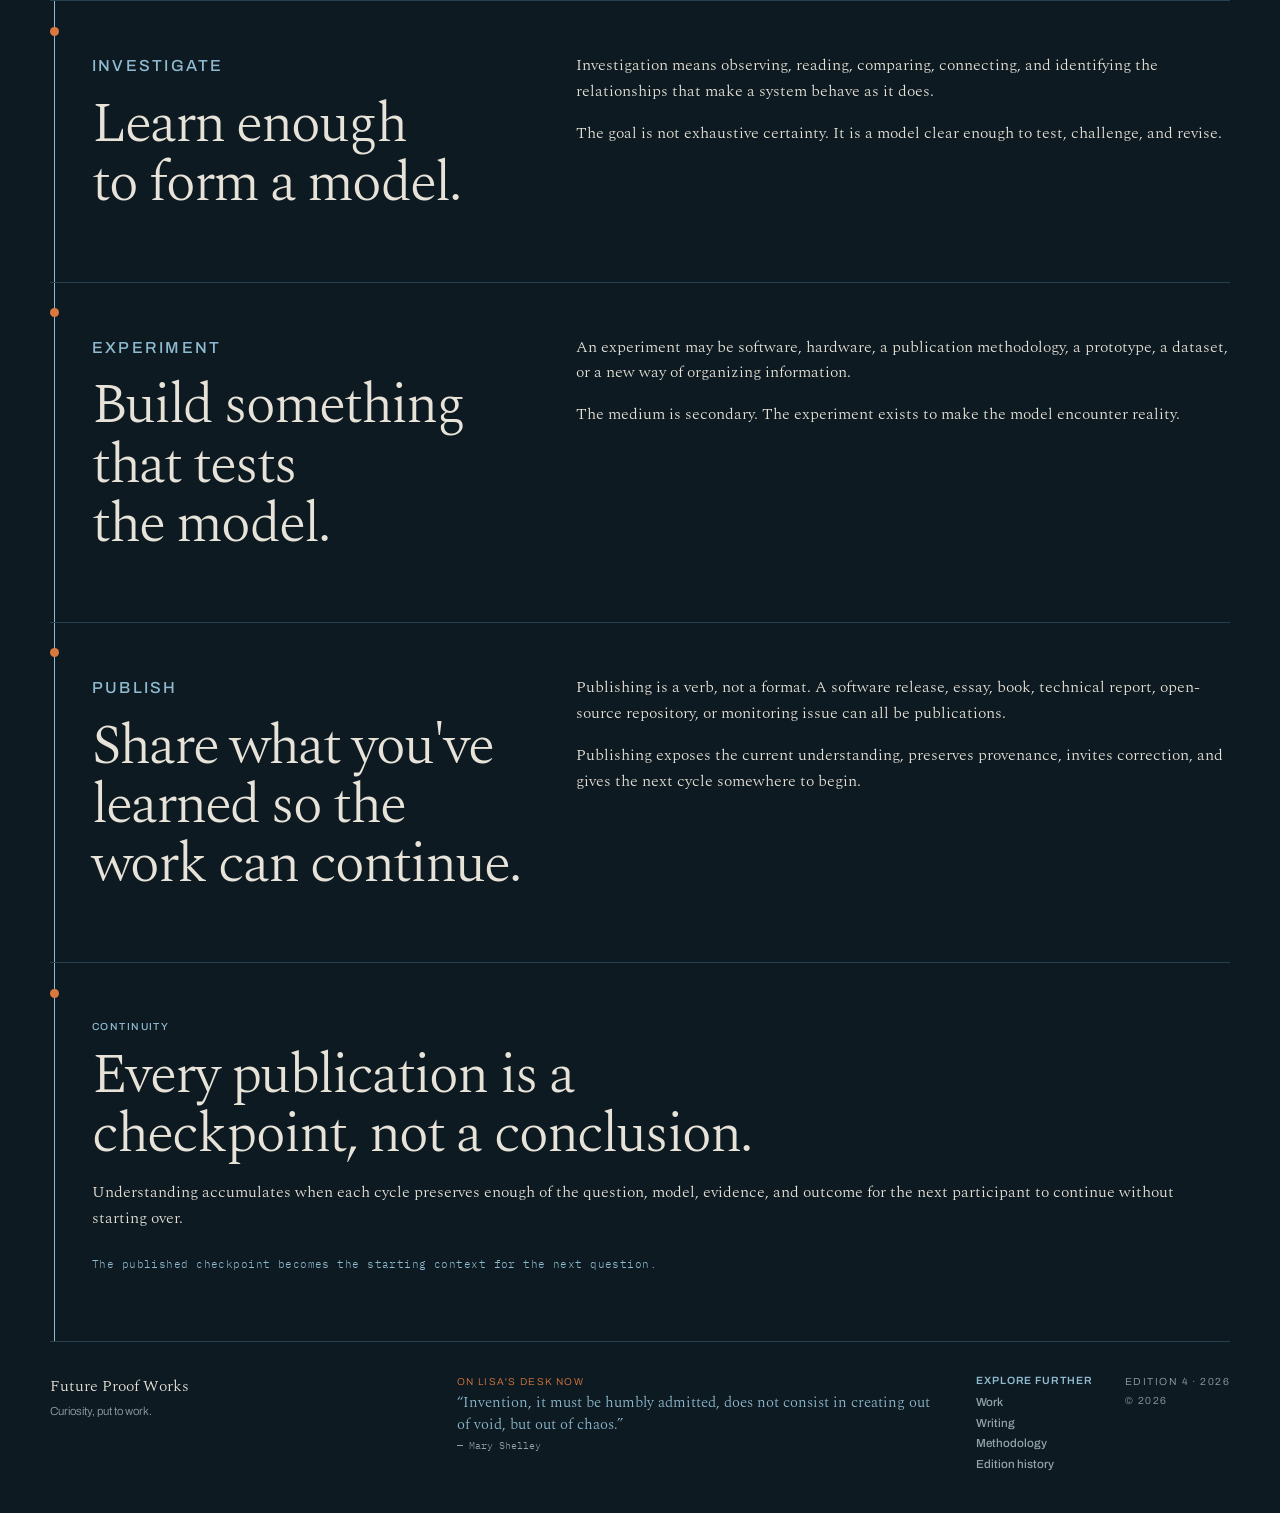
<file: methodology.html>
<!doctype html><html lang="en"><head><title>Methodology — Future Proof Works</title><meta name="description" content="The Future Proof Works methodology: Question, Investigate, Experiment, Publish. A repeatable systems-thinking loop for building and sharing understanding."><meta charset="utf-8"><meta name="viewport" content="width=device-width, initial-scale=1"><meta name="theme-color" content="#0E1A21" media="(prefers-color-scheme: dark)"><meta name="theme-color" content="#F5F2EA" media="(prefers-color-scheme: light)"><link rel="icon" href="favicon.svg" type="image/svg+xml"><link rel="preconnect" href="https://fonts.googleapis.com"><link rel="preconnect" href="https://fonts.gstatic.com" crossorigin><link href="https://fonts.googleapis.com/css2?family=Archivo:wght@400;500;600;700&family=IBM+Plex+Mono:wght@400;500&family=Spectral:opsz,wght@7..72,300;7..72,600&display=swap" rel="stylesheet"><link rel="stylesheet" href="styles.css"><link rel="stylesheet" href="v3.css"><link rel="stylesheet" href="v4.css"><script>try{var t=localStorage.getItem("fpw-theme")||"dark";document.documentElement.setAttribute("data-theme",t)}catch(e){document.documentElement.setAttribute("data-theme","dark")}</script></head><body><a class="skip-link" href="#main">Skip to content</a><header class="site-header"><a class="brand" href="index.html"><svg class="brand-mark" viewBox="0 0 64 64" aria-hidden="true"><circle class="ground" cx="32" cy="32" r="31"/><circle cx="32" cy="32" r="31" fill="none" stroke="currentColor" stroke-width="1" opacity=".18"/><path class="strata" d="M6 52 C 20 52, 24 34, 32 34 S 48 48, 58 30" fill="none" stroke-width="1"/><path class="strata" d="M6 36 C 16 36, 20 12, 32 12 S 44 32, 58 12" fill="none" stroke-width="1"/><path class="thread" d="M6 44 C 18 44, 22 22, 32 22 S 46 40, 58 20" fill="none" stroke-width="2.2"/><circle class="node" cx="32" cy="22" r="3"/></svg><span class="brand-text"><span class="brand-name">Future Proof Works</span><span class="brand-sub">Research &amp; systems studio · Est. 2026</span></span></a><div class="header-tools"><nav aria-label="Primary"><a href="investigations.html">Work</a><a href="publications.html">Writing</a><a href="about.html">About</a></nav><button class="theme-toggle" type="button" aria-label="Switch between light and dark"><svg class="moon" viewBox="0 0 24 24" fill="none" stroke="currentColor" stroke-width="1.6" aria-hidden="true"><path d="M20 14.5A8.5 8.5 0 0 1 9.5 4a8.5 8.5 0 1 0 10.5 10.5Z"/></svg><svg class="sun" viewBox="0 0 24 24" fill="none" stroke="currentColor" stroke-width="1.6" aria-hidden="true"><circle cx="12" cy="12" r="4.2"/><path d="M12 2v2.4M12 19.6V22M2 12h2.4M19.6 12H22M4.9 4.9l1.7 1.7M17.4 17.4l1.7 1.7M19.1 4.9l-1.7 1.7M6.6 17.4l-1.7 1.7"/></svg></button></div></header><main id="main"><section class="page-title"><div class="folio">FPW-METHOD-001 · REV. 3.0</div><p class="record">CURRENT · AUTHORED 2026-08-02</p><h1>How Future Proof Works learns.</h1><p class="page-deck">A repeatable loop for turning questions into durable, shareable understanding.</p></section><section class="methodology-section"><div class="methodology-loop"><article class="method-step"><span class="method-number">01</span><h3>Question</h3><p>Find a question worth carrying forward.</p></article><article class="method-step"><span class="method-number">02</span><h3>Investigate</h3><p>Learn enough to form a model.</p></article><article class="method-step"><span class="method-number">03</span><h3>Experiment</h3><p>Build something that tests the model.</p></article><article class="method-step"><span class="method-number">04</span><h3>Publish</h3><p>Share what you've learned so the work can continue.</p></article></div><p class="method-note">The loop does not end with publication. Publication creates a durable checkpoint that other people, future tools, and the next investigation can inherit.</p></section><section class="about-page"><div><p class="label">Question</p><h2>Find a question worth carrying forward.</h2></div><div><p>The studio begins with something that remains unresolved after the immediate task is over. A durable question is broad enough to generate more than one artifact, but specific enough to guide inquiry.</p><p>Questions are not branding devices. They are the stable center around which investigations, experiments, and publications can change.</p></div></section><section class="about-page"><div><p class="label">Investigate</p><h2>Learn enough to form a model.</h2></div><div><p>Investigation means observing, reading, comparing, connecting, and identifying the relationships that make a system behave as it does.</p><p>The goal is not exhaustive certainty. It is a model clear enough to test, challenge, and revise.</p></div></section><section class="about-page"><div><p class="label">Experiment</p><h2>Build something that tests the model.</h2></div><div><p>An experiment may be software, hardware, a publication methodology, a prototype, a dataset, or a new way of organizing information.</p><p>The medium is secondary. The experiment exists to make the model encounter reality.</p></div></section><section class="about-page"><div><p class="label">Publish</p><h2>Share what you've learned so the work can continue.</h2></div><div><p>Publishing is a verb, not a format. A software release, essay, book, technical report, open-source repository, or monitoring issue can all be publications.</p><p>Publishing exposes the current understanding, preserves provenance, invites correction, and gives the next cycle somewhere to begin.</p></div></section><section class="edition-principle"><p class="label">Continuity</p><h2>Every publication is a checkpoint, not a conclusion.</h2><p>Understanding accumulates when each cycle preserves enough of the question, model, evidence, and outcome for the next participant to continue without starting over.</p><p class="lifecycle-line">The published checkpoint becomes the starting context for the next question.</p></section></main><footer class="site-footer"><div><p class="footer-brand">Future Proof Works</p><p>Curiosity, put to work.</p></div><div class="desk-note"><p class="desk-label">On Lisa's desk now</p><p class="desk-quote">“Invention, it must be humbly admitted, does not consist in creating out of void, but out of chaos.”</p><p class="desk-attribution">— Mary Shelley</p></div><div class="footer-links"><span class="footer-heading">Explore further</span><a href="investigations.html">Work</a><a href="publications.html">Writing</a><a href="methodology.html">Methodology</a><a href="editions.html">Edition history</a></div><div class="footer-version"><p>Edition 4 · 2026</p><p>© <span id="year"></span></p></div></footer><script src="script.js"></script></body></html>
</file>
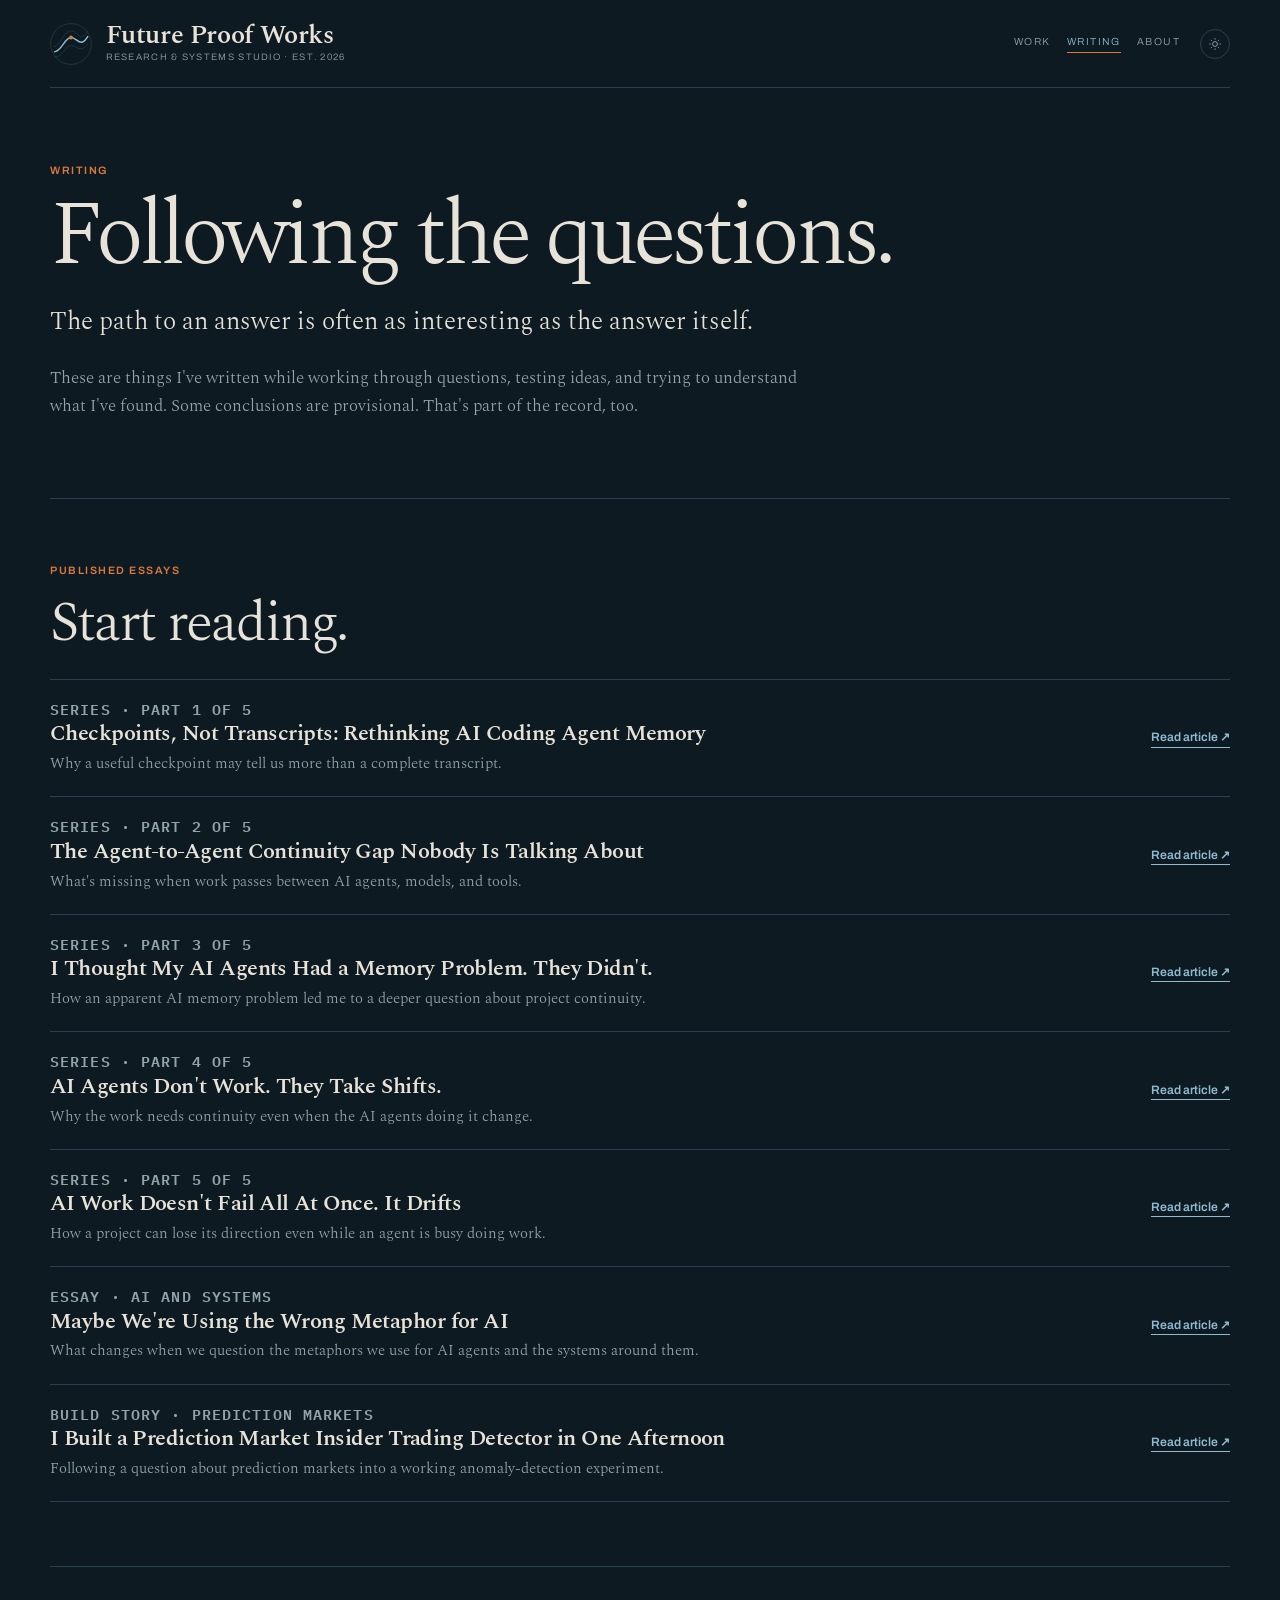
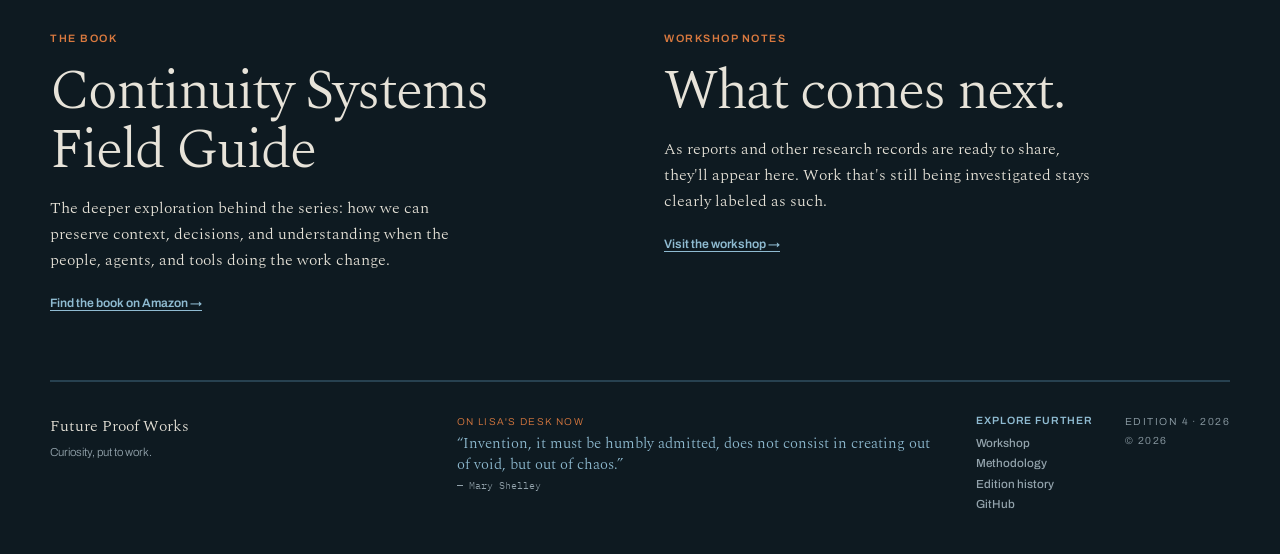
<file: publications.html>
<!doctype html><html lang="en"><head><title>Writing — Future Proof Works</title><meta name="description" content="Read essays, build stories, and research notes from Future Proof Works. Direct links to published articles and clear labels for work still in progress."><meta charset="utf-8"><meta name="viewport" content="width=device-width, initial-scale=1"><meta name="theme-color" content="#0E1A21" media="(prefers-color-scheme: dark)"><meta name="theme-color" content="#F5F2EA" media="(prefers-color-scheme: light)"><link rel="icon" href="favicon.svg" type="image/svg+xml"><link rel="preconnect" href="https://fonts.googleapis.com"><link rel="preconnect" href="https://fonts.gstatic.com" crossorigin><link href="https://fonts.googleapis.com/css2?family=Archivo:wght@400;500;600;700&family=IBM+Plex+Mono:wght@400;500&family=Spectral:opsz,wght@7..72,300;7..72,600&display=swap" rel="stylesheet"><link rel="stylesheet" href="styles.css"><link rel="stylesheet" href="v3.css"><link rel="stylesheet" href="v4.css"><script>try{var t=localStorage.getItem("fpw-theme")||"dark";document.documentElement.setAttribute("data-theme",t)}catch(e){document.documentElement.setAttribute("data-theme","dark")}</script></head><body><a class="skip-link" href="#main">Skip to content</a><header class="site-header"><a class="brand" href="index.html"><svg class="brand-mark" viewBox="0 0 64 64" aria-hidden="true"><circle class="ground" cx="32" cy="32" r="31"/><circle cx="32" cy="32" r="31" fill="none" stroke="currentColor" stroke-width="1" opacity=".18"/><path class="strata" d="M6 52 C 20 52, 24 34, 32 34 S 48 48, 58 30" fill="none" stroke-width="1"/><path class="strata" d="M6 36 C 16 36, 20 12, 32 12 S 44 32, 58 12" fill="none" stroke-width="1"/><path class="thread" d="M6 44 C 18 44, 22 22, 32 22 S 46 40, 58 20" fill="none" stroke-width="2.2"/><circle class="node" cx="32" cy="22" r="3"/></svg><span class="brand-text"><span class="brand-name">Future Proof Works</span><span class="brand-sub">Research &amp; systems studio · Est. 2026</span></span></a><div class="header-tools"><nav aria-label="Primary"><a href="investigations.html">Work</a><a href="publications.html" aria-current="page">Writing</a><a href="about.html">About</a></nav><button class="theme-toggle" type="button" aria-label="Switch between light and dark"><svg class="moon" viewBox="0 0 24 24" fill="none" stroke="currentColor" stroke-width="1.6" aria-hidden="true"><path d="M20 14.5A8.5 8.5 0 0 1 9.5 4a8.5 8.5 0 1 0 10.5 10.5Z"/></svg><svg class="sun" viewBox="0 0 24 24" fill="none" stroke="currentColor" stroke-width="1.6" aria-hidden="true"><circle cx="12" cy="12" r="4.2"/><path d="M12 2v2.4M12 19.6V22M2 12h2.4M19.6 12H22M4.9 4.9l1.7 1.7M17.4 17.4l1.7 1.7M19.1 4.9l-1.7 1.7M6.6 17.4l-1.7 1.7"/></svg></button></div></header><main id="main"><section class="v4-hero"><p class="v4-eyebrow">Writing</p><h1>Following the questions.</h1><p class="v4-lead">The path to an answer is often as interesting as the answer itself.</p><p class="v4-support">These are things I've written while working through questions, testing ideas, and trying to understand what I've found. Some conclusions are provisional. That's part of the record, too.</p></section>
<section class="v4-section"><div class="v4-section-heading"><div><p class="v4-eyebrow">Published essays</p><h2>Start reading.</h2></div></div><div class="v4-writing-list"><article class="v4-writing-item"><div><p class="v4-label">Series · Part 1 of 5</p><h3><a href="https://dev.to/lweiss01/checkpoints-not-transcripts-rethinking-ai-coding-agent-memory-21pj">Checkpoints, Not Transcripts: Rethinking AI Coding Agent Memory</a></h3><p>Why a useful checkpoint may tell us more than a complete transcript.</p></div><div class="v4-links"><a href="https://dev.to/lweiss01/checkpoints-not-transcripts-rethinking-ai-coding-agent-memory-21pj">Read article ↗</a></div></article><article class="v4-writing-item"><div><p class="v4-label">Series · Part 2 of 5</p><h3><a href="https://dev.to/lweiss01/the-agent-to-agent-continuity-gap-nobody-is-talking-about-2bgh">The Agent-to-Agent Continuity Gap Nobody Is Talking About</a></h3><p>What's missing when work passes between AI agents, models, and tools.</p></div><div class="v4-links"><a href="https://dev.to/lweiss01/the-agent-to-agent-continuity-gap-nobody-is-talking-about-2bgh">Read article ↗</a></div></article><article class="v4-writing-item"><div><p class="v4-label">Series · Part 3 of 5</p><h3><a href="https://dev.to/lweiss01/i-thought-my-ai-agents-had-a-memory-problem-they-didnt-5703">I Thought My AI Agents Had a Memory Problem. They Didn't.</a></h3><p>How an apparent AI memory problem led me to a deeper question about project continuity.</p></div><div class="v4-links"><a href="https://dev.to/lweiss01/i-thought-my-ai-agents-had-a-memory-problem-they-didnt-5703">Read article ↗</a></div></article><article class="v4-writing-item"><div><p class="v4-label">Series · Part 4 of 5</p><h3><a href="https://dev.to/lweiss01/ai-agents-dont-work-they-take-shifts-8of">AI Agents Don't Work. They Take Shifts.</a></h3><p>Why the work needs continuity even when the AI agents doing it change.</p></div><div class="v4-links"><a href="https://dev.to/lweiss01/ai-agents-dont-work-they-take-shifts-8of">Read article ↗</a></div></article><article class="v4-writing-item"><div><p class="v4-label">Series · Part 5 of 5</p><h3><a href="https://dev.to/lweiss01/ai-work-doesnt-fail-all-at-once-it-drifts-332b">AI Work Doesn't Fail All At Once. It Drifts</a></h3><p>How a project can lose its direction even while an agent is busy doing work.</p></div><div class="v4-links"><a href="https://dev.to/lweiss01/ai-work-doesnt-fail-all-at-once-it-drifts-332b">Read article ↗</a></div></article><article class="v4-writing-item"><div><p class="v4-label">Essay · AI and systems</p><h3><a href="https://dev.to/lweiss01/maybe-were-using-the-wrong-metaphor-for-ai-649">Maybe We're Using the Wrong Metaphor for AI</a></h3><p>What changes when we question the metaphors we use for AI agents and the systems around them.</p></div><div class="v4-links"><a href="https://dev.to/lweiss01/maybe-were-using-the-wrong-metaphor-for-ai-649">Read article ↗</a></div></article><article class="v4-writing-item"><div><p class="v4-label">Build story · Prediction markets</p><h3><a href="https://dev.to/lweiss01/i-built-a-prediction-market-insider-trading-detector-in-one-afternoon-because-george-santos-4dkk">I Built a Prediction Market Insider Trading Detector in One Afternoon</a></h3><p>Following a question about prediction markets into a working anomaly-detection experiment.</p></div><div class="v4-links"><a href="https://dev.to/lweiss01/i-built-a-prediction-market-insider-trading-detector-in-one-afternoon-because-george-santos-4dkk">Read article ↗</a></div></article></div></section>
<section class="v4-section"><div class="v4-split"><div><p class="v4-eyebrow">The book</p><h2>Continuity Systems Field Guide</h2><p>The deeper exploration behind the series: how we can preserve context, decisions, and understanding when the people, agents, and tools doing the work change.</p><a class="v4-inline-link" href="https://a.co/d/02EDuWEa">Find the book on Amazon →</a></div><div><p class="v4-eyebrow">Workshop notes</p><h2>What comes next.</h2><p>As reports and other research records are ready to share, they'll appear here. Work that's still being investigated stays clearly labeled as such.</p><a class="v4-inline-link" href="workshop.html">Visit the workshop →</a></div></div></section></main><footer class="site-footer"><div><p class="footer-brand">Future Proof Works</p><p>Curiosity, put to work.</p></div><div class="desk-note"><p class="desk-label">On Lisa's desk now</p><p class="desk-quote">“Invention, it must be humbly admitted, does not consist in creating out of void, but out of chaos.”</p><p class="desk-attribution">— Mary Shelley</p></div><div class="footer-links"><span class="footer-heading">Explore further</span><a href="workshop.html">Workshop</a><a href="methodology.html">Methodology</a><a href="editions.html">Edition history</a><a href="https://github.com/lweiss01">GitHub</a></div><div class="footer-version"><p>Edition 4 · 2026</p><p>© <span id="year"></span></p></div></footer><script src="script.js"></script></body></html>
</file>
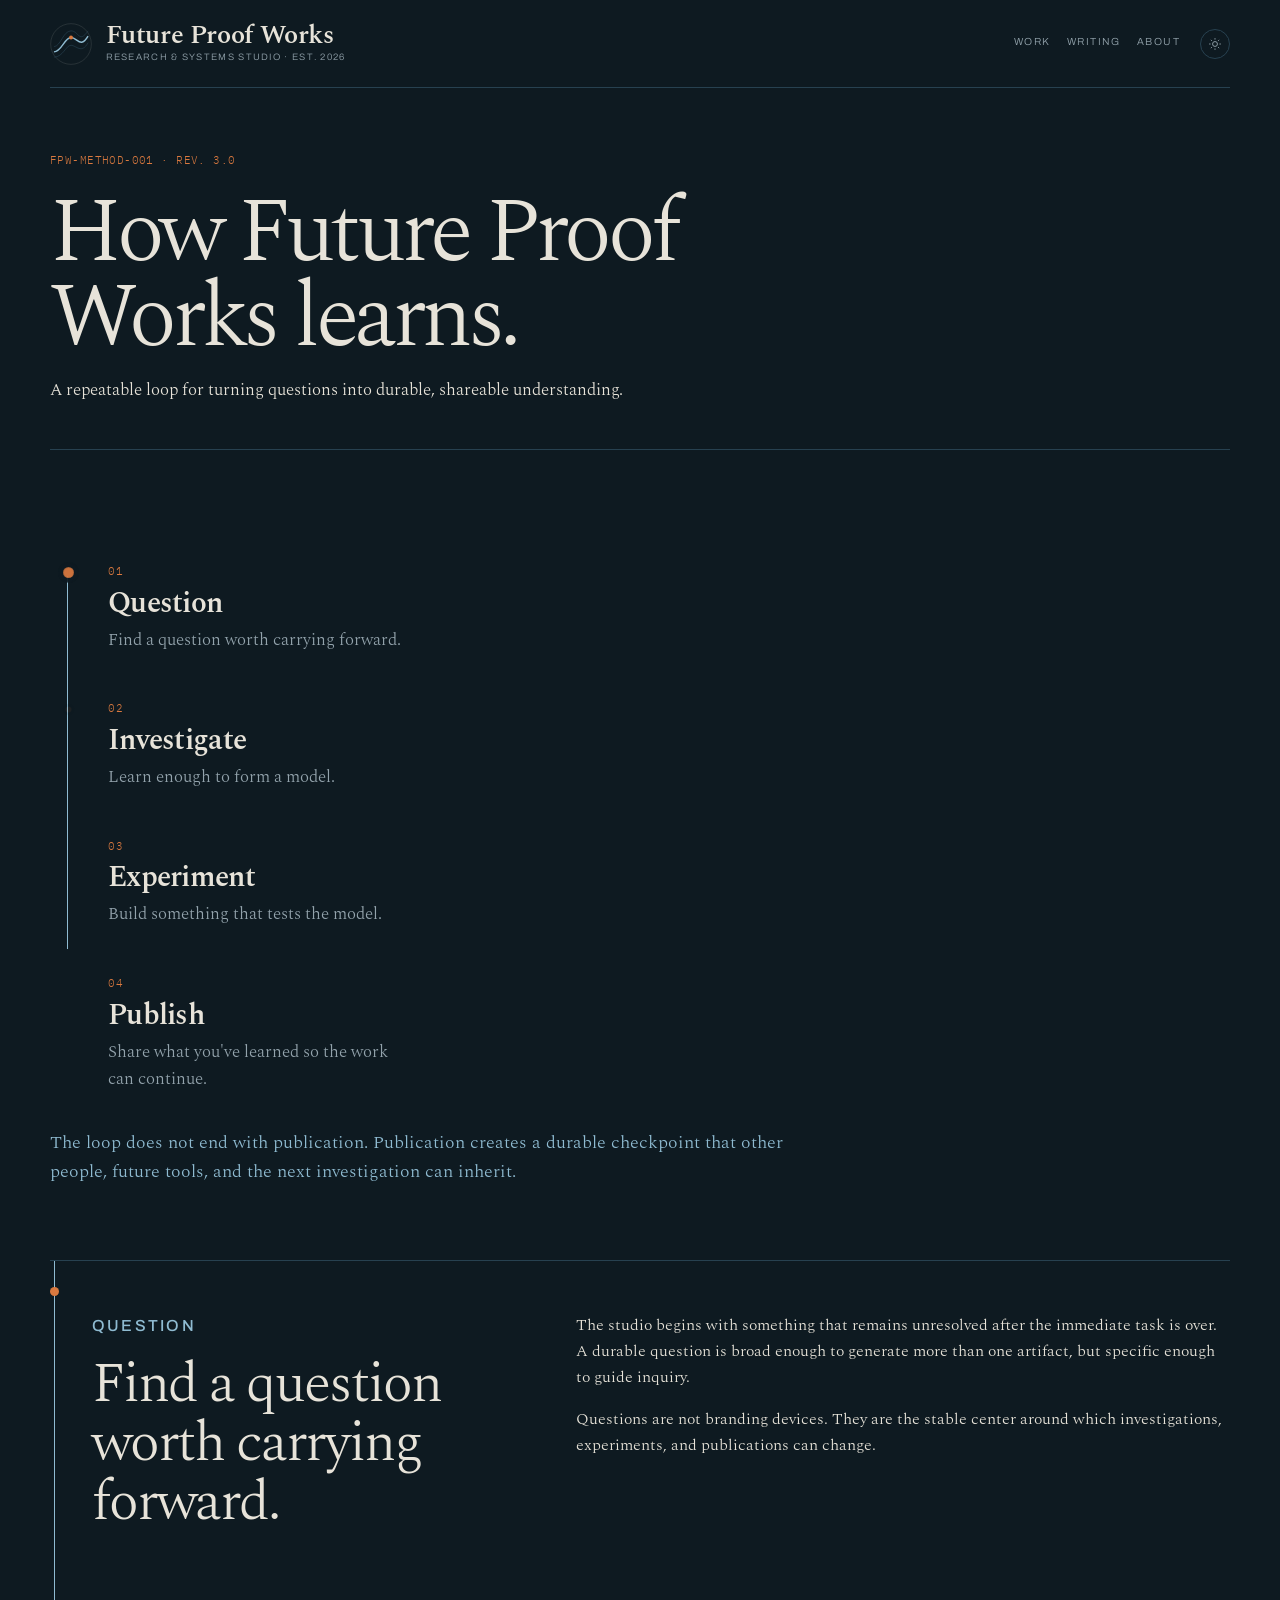
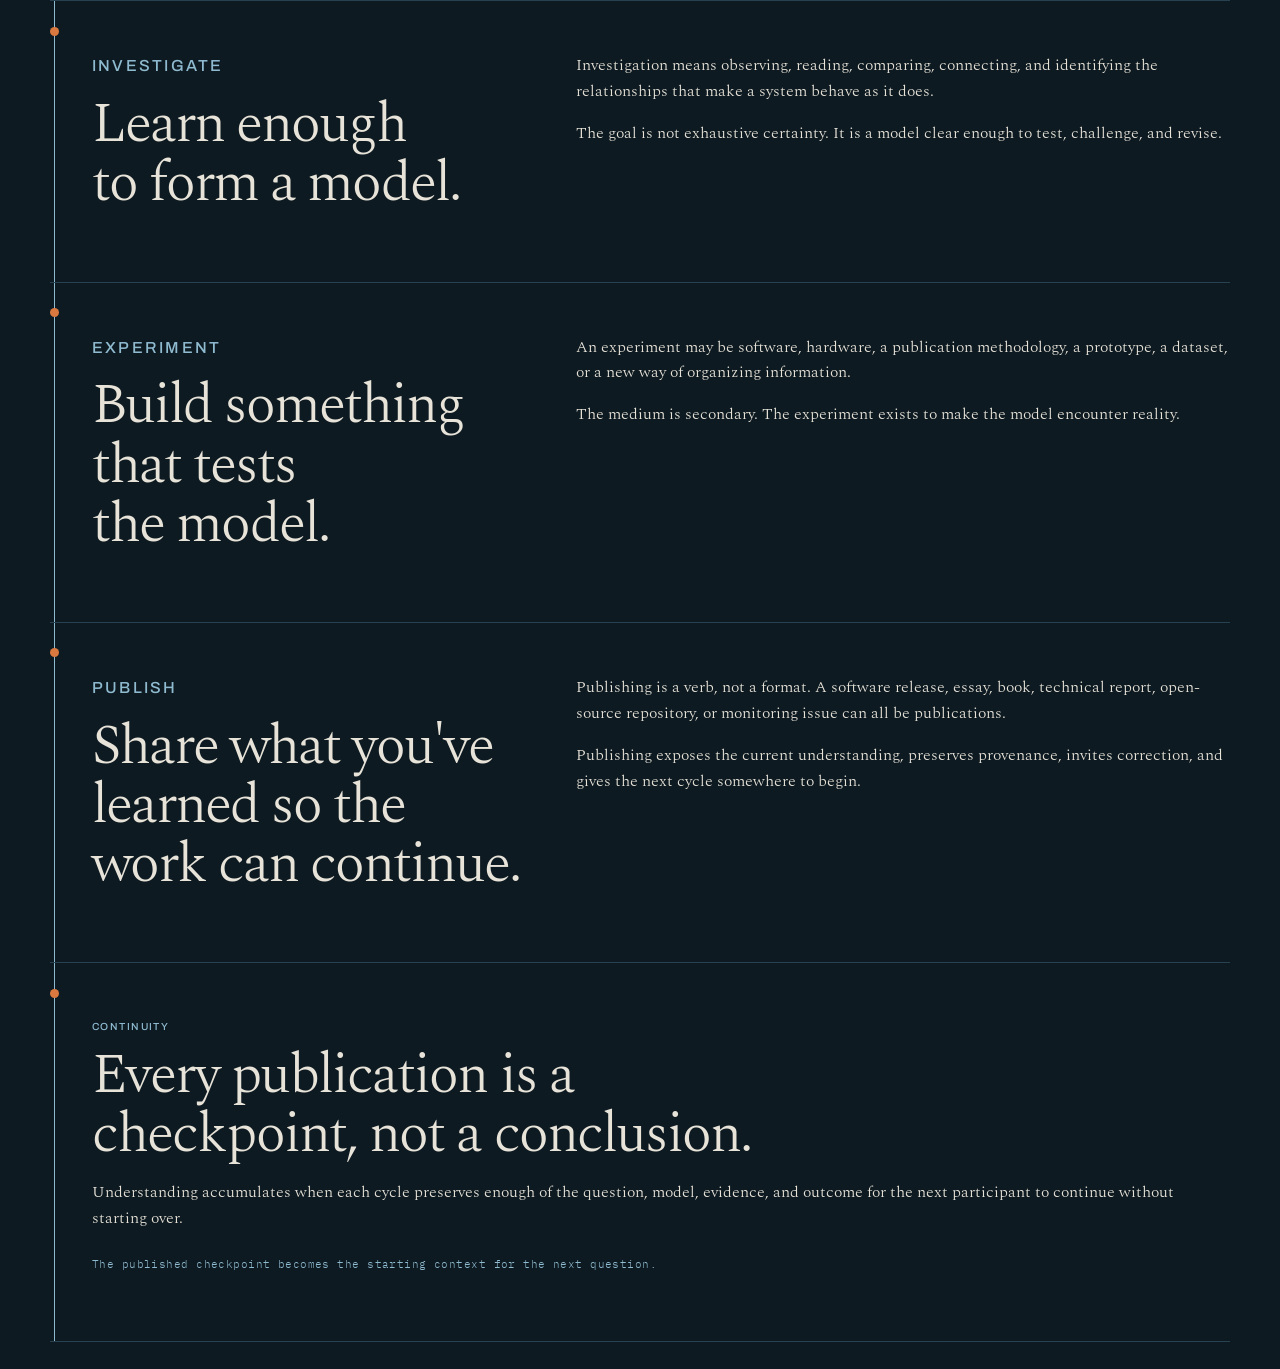
<file: questions.html>
<!doctype html><html lang="en"><head><title>Questions moved — Future Proof Works</title><meta charset="utf-8"><meta name="viewport" content="width=device-width, initial-scale=1"><meta http-equiv="refresh" content="0; url=methodology.html"><link rel="canonical" href="https://futureproofworks.com/methodology.html"><meta name="robots" content="noindex"><link rel="stylesheet" href="styles.css"><link rel="stylesheet" href="v3.css"></head><body><main><section class="page-title"><div class="folio">SUPERSEDED · FPW-V3</div><h1>Questions now begin the Methodology.</h1><p class="page-deck">Future Proof Works now presents Question as the first stage in its operating loop: Question, Investigate, Experiment, Publish.</p><a class="text-link" href="methodology.html">Continue to Methodology →</a></section></main></body></html>
</file>
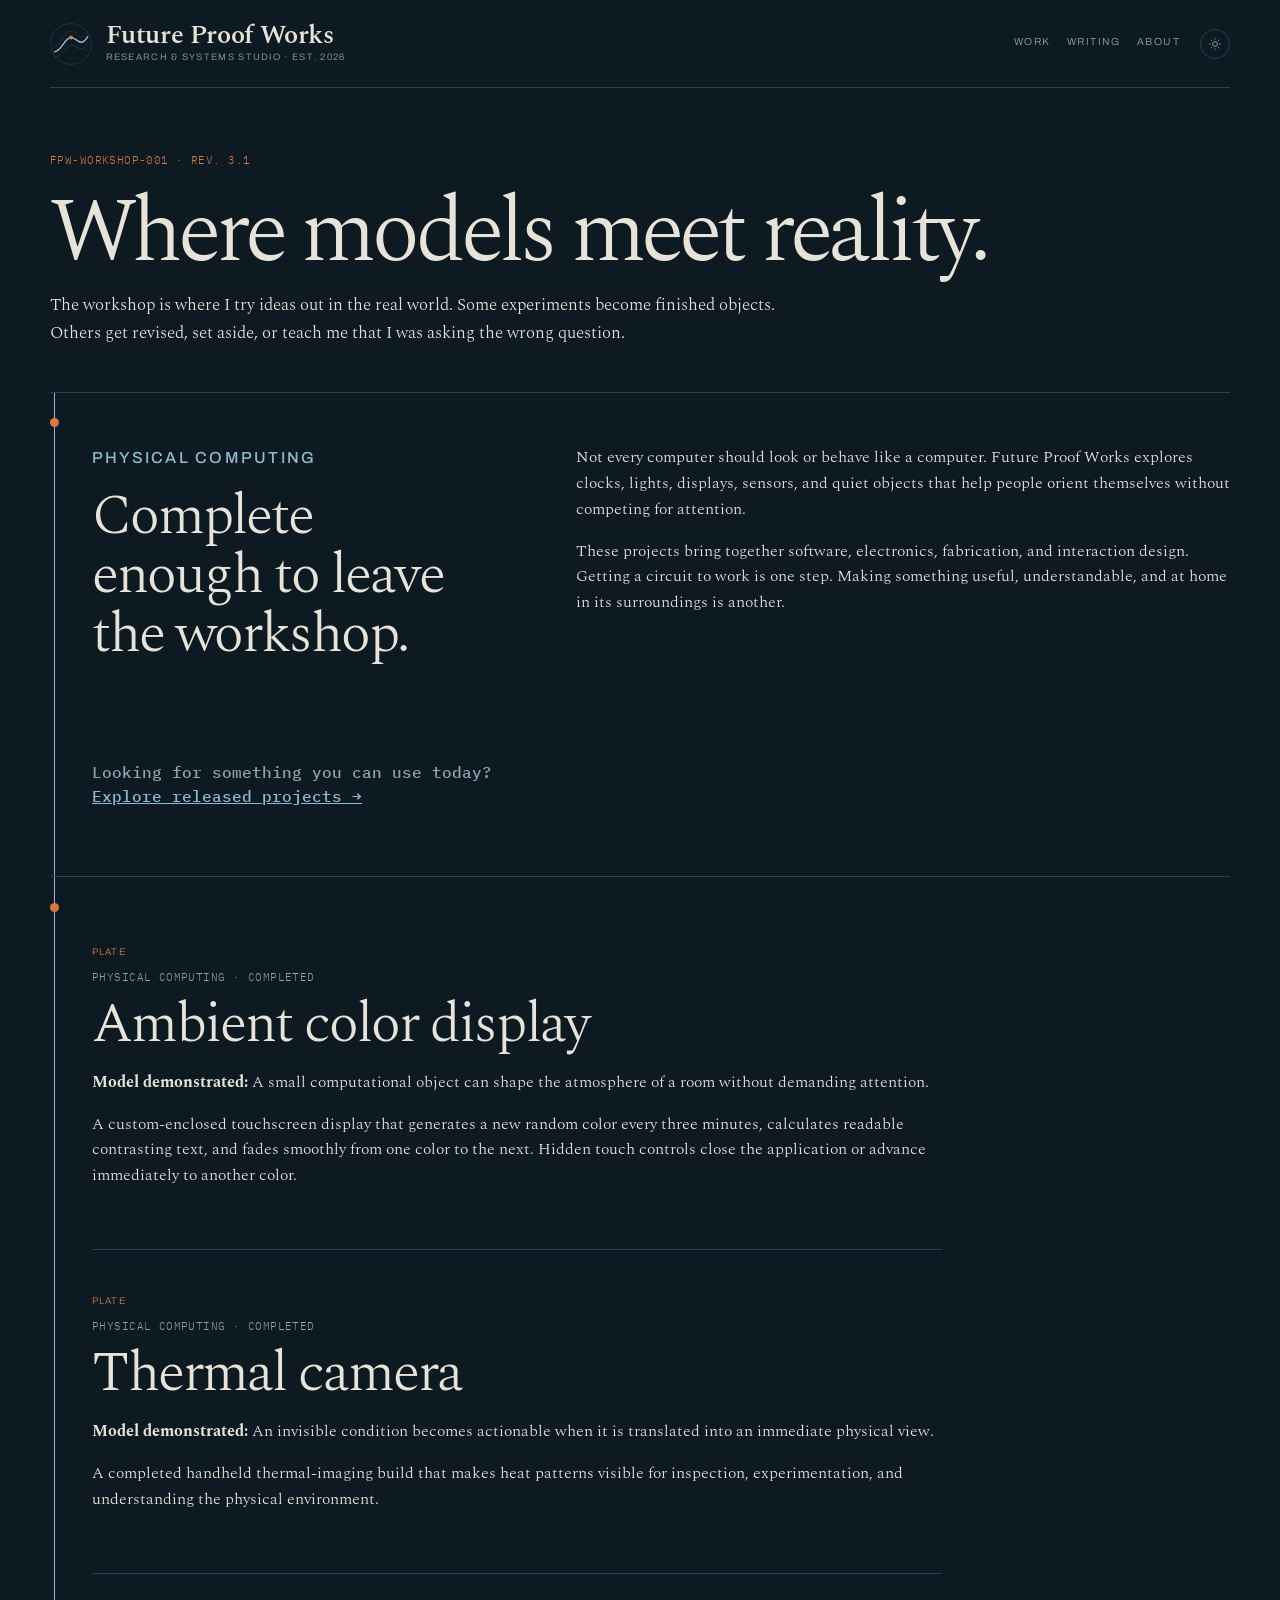
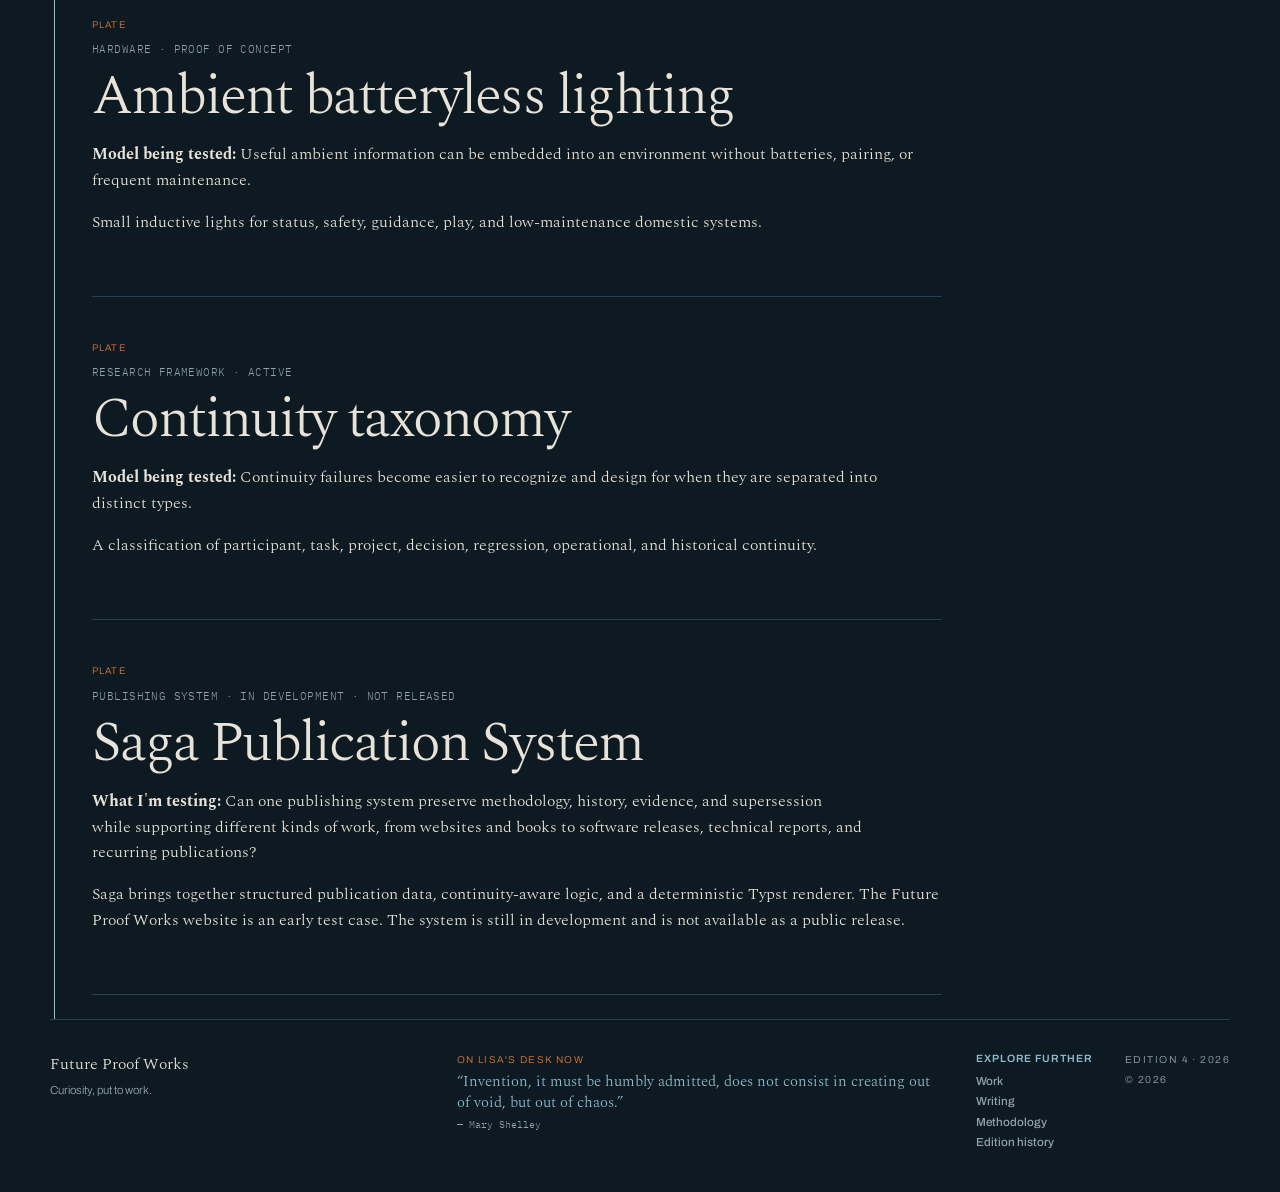
<file: workshop.html>
<!doctype html><html lang="en"><head><title>Workshop — Future Proof Works</title><meta name="description" content="Current Future Proof Works experiments, prototypes, and completed physical-computing builds across software, hardware, publishing systems, and systems thinking."><meta charset="utf-8"><meta name="viewport" content="width=device-width, initial-scale=1"><meta name="theme-color" content="#0E1A21" media="(prefers-color-scheme: dark)"><meta name="theme-color" content="#F5F2EA" media="(prefers-color-scheme: light)"><link rel="icon" href="favicon.svg" type="image/svg+xml"><link rel="preconnect" href="https://fonts.googleapis.com"><link rel="preconnect" href="https://fonts.gstatic.com" crossorigin><link href="https://fonts.googleapis.com/css2?family=Archivo:wght@400;500;600;700&family=IBM+Plex+Mono:wght@400;500&family=Spectral:opsz,wght@7..72,300;7..72,600&display=swap" rel="stylesheet"><link rel="stylesheet" href="styles.css"><link rel="stylesheet" href="v3.css"><link rel="stylesheet" href="v4.css"><script>try{var t=localStorage.getItem("fpw-theme")||"dark";document.documentElement.setAttribute("data-theme",t)}catch(e){document.documentElement.setAttribute("data-theme","dark")}</script></head><body><a class="skip-link" href="#main">Skip to content</a><header class="site-header"><a class="brand" href="index.html"><svg class="brand-mark" viewBox="0 0 64 64" aria-hidden="true"><circle class="ground" cx="32" cy="32" r="31"/><circle cx="32" cy="32" r="31" fill="none" stroke="currentColor" stroke-width="1" opacity=".18"/><path class="strata" d="M6 52 C 20 52, 24 34, 32 34 S 48 48, 58 30" fill="none" stroke-width="1"/><path class="strata" d="M6 36 C 16 36, 20 12, 32 12 S 44 32, 58 12" fill="none" stroke-width="1"/><path class="thread" d="M6 44 C 18 44, 22 22, 32 22 S 46 40, 58 20" fill="none" stroke-width="2.2"/><circle class="node" cx="32" cy="22" r="3"/></svg><span class="brand-text"><span class="brand-name">Future Proof Works</span><span class="brand-sub">Research &amp; systems studio · Est. 2026</span></span></a><div class="header-tools"><nav aria-label="Primary"><a href="investigations.html">Work</a><a href="publications.html">Writing</a><a href="about.html">About</a></nav><button class="theme-toggle" type="button" aria-label="Switch between light and dark"><svg class="moon" viewBox="0 0 24 24" fill="none" stroke="currentColor" stroke-width="1.6" aria-hidden="true"><path d="M20 14.5A8.5 8.5 0 0 1 9.5 4a8.5 8.5 0 1 0 10.5 10.5Z"/></svg><svg class="sun" viewBox="0 0 24 24" fill="none" stroke="currentColor" stroke-width="1.6" aria-hidden="true"><circle cx="12" cy="12" r="4.2"/><path d="M12 2v2.4M12 19.6V22M2 12h2.4M19.6 12H22M4.9 4.9l1.7 1.7M17.4 17.4l1.7 1.7M19.1 4.9l-1.7 1.7M6.6 17.4l-1.7 1.7"/></svg></button></div></header><main id="main"><section class="page-title"><div class="folio">FPW-WORKSHOP-001 · REV. 3.1</div><p class="record">CURRENT · EXPERIMENTS AND BUILDS</p><h1>Where models meet reality.</h1><p class="page-deck">The workshop is where I try ideas out in the real world. Some experiments become finished objects. Others get revised, set aside, or teach me that I was asking the wrong question.</p></section><section class="about-page"><div><p class="label">Physical computing</p><h2>Complete enough to leave the workshop.</h2></div><div><p>Not every computer should look or behave like a computer. Future Proof Works explores clocks, lights, displays, sensors, and quiet objects that help people orient themselves without competing for attention.</p><p>These projects bring together software, electronics, fabrication, and interaction design. Getting a circuit to work is one step. Making something useful, understandable, and at home in its surroundings is another.</p></div><p class="v4-provenance">Looking for something you can use today? <a href="investigations.html">Explore released projects →</a></p></section><section class="catalog"><article><p class="meta">PHYSICAL COMPUTING · COMPLETED</p><h2>Ambient color display</h2><p><strong>Model demonstrated:</strong> A small computational object can shape the atmosphere of a room without demanding attention.</p><p>A custom-enclosed touchscreen display that generates a new random color every three minutes, calculates readable contrasting text, and fades smoothly from one color to the next. Hidden touch controls close the application or advance immediately to another color.</p><p class="record">PYTHON · TOUCH INTERFACE · GENERATIVE COLOR · FINISHED BUILD</p></article><article><p class="meta">PHYSICAL COMPUTING · COMPLETED</p><h2>Thermal camera</h2><p><strong>Model demonstrated:</strong> An invisible condition becomes actionable when it is translated into an immediate physical view.</p><p>A completed handheld thermal-imaging build that makes heat patterns visible for inspection, experimentation, and understanding the physical environment.</p><p class="record">THERMAL IMAGING · SENSING · PHYSICAL INTERFACE · FINISHED BUILD</p></article><article><p class="meta">HARDWARE · PROOF OF CONCEPT</p><h2>Ambient batteryless lighting</h2><p><strong>Model being tested:</strong> Useful ambient information can be embedded into an environment without batteries, pairing, or frequent maintenance.</p><p>Small inductive lights for status, safety, guidance, play, and low-maintenance domestic systems.</p><p class="record">QUESTION → INVESTIGATE → EXPERIMENT · CURRENT</p></article><article><p class="meta">RESEARCH FRAMEWORK · ACTIVE</p><h2>Continuity taxonomy</h2><p><strong>Model being tested:</strong> Continuity failures become easier to recognize and design for when they are separated into distinct types.</p><p>A classification of participant, task, project, decision, regression, operational, and historical continuity.</p><p class="record">QUESTION → INVESTIGATE → EXPERIMENT · NEXT · TECHNICAL REPORT</p></article><article><p class="meta">PUBLISHING SYSTEM · IN DEVELOPMENT · NOT RELEASED</p><h2>Saga Publication System</h2><p><strong>What I'm testing:</strong> Can one publishing system preserve methodology, history, evidence, and supersession while supporting different kinds of work, from websites and books to software releases, technical reports, and recurring publications?</p><p>Saga brings together structured publication data, continuity-aware logic, and a deterministic Typst renderer. The Future Proof Works website is an early test case. The system is still in development and is not available as a public release.</p><p class="record">QUESTION → INVESTIGATE → EXPERIMENT · IN DEVELOPMENT</p></article></section></main><footer class="site-footer"><div><p class="footer-brand">Future Proof Works</p><p>Curiosity, put to work.</p></div><div class="desk-note"><p class="desk-label">On Lisa's desk now</p><p class="desk-quote">“Invention, it must be humbly admitted, does not consist in creating out of void, but out of chaos.”</p><p class="desk-attribution">— Mary Shelley</p></div><div class="footer-links"><span class="footer-heading">Explore further</span><a href="investigations.html">Work</a><a href="publications.html">Writing</a><a href="methodology.html">Methodology</a><a href="editions.html">Edition history</a></div><div class="footer-version"><p>Edition 4 · 2026</p><p>© <span id="year"></span></p></div></footer><script src="script.js"></script></body></html>
</file>
<file: styles.css>
/* Future Proof Works — Vellum & Deep Water
   Drop-in replacement for styles.css. All existing class names preserved.
   Adds: brand mark, dark mode, drawn thread graphics, refined type scale. */

:root{
  --vellum:#0E1A21;--linen:#16262F;--deep:#8FBBD1;--rust:#D9793F;--ink:#E7E3D9;
  --muted:#93A3AC;--line:#274150;--panel:rgba(255,255,255,.03);--mark-ground:#0E1A21;
  --max:1180px;--serif:Spectral,serif;--sans:Archivo,sans-serif;--mono:"IBM Plex Mono",monospace;
}
/* Vellum light edition */
:root[data-theme="light"]{
  --vellum:#F5F2EA;--linen:#E3DCCB;--deep:#1F4E64;--rust:#B4501F;--ink:#141A1E;
  --muted:#6E6A61;--line:#CFC7B8;--panel:rgba(255,255,255,.34);--mark-ground:#F5F2EA;
}
:root[data-theme="dark"]{
  --vellum:#0E1A21;--linen:#16262F;--deep:#8FBBD1;--rust:#D9793F;--ink:#E7E3D9;
  --muted:#93A3AC;--line:#274150;--panel:rgba(255,255,255,.03);--mark-ground:#0E1A21;
}
@media(prefers-color-scheme:light){
  :root:not([data-theme="dark"]){
    --vellum:#F5F2EA;--linen:#E3DCCB;--deep:#1F4E64;--rust:#B4501F;--ink:#141A1E;
    --muted:#6E6A61;--line:#CFC7B8;--panel:rgba(255,255,255,.34);--mark-ground:#F5F2EA;
  }
}

*{box-sizing:border-box}
html{scroll-behavior:smooth;background:var(--vellum)}
body{margin:0;background:var(--vellum);color:var(--ink);font-family:var(--serif);font-weight:300;line-height:1.62;
  -webkit-font-smoothing:antialiased;transition:background-color .4s ease,color .4s ease}
a{color:inherit}
::selection{background:var(--deep);color:var(--vellum)}
:focus-visible{outline:2px solid var(--deep);outline-offset:3px}
img,svg{max-width:100%}

.skip-link{position:fixed;top:1rem;left:1rem;transform:translateY(-200%);background:var(--ink);color:var(--vellum);padding:.75rem 1rem;z-index:10;font-family:var(--sans)}
.skip-link:focus{transform:none}

/* ---- shell ---- */
.site-header,.site-footer,main{width:min(calc(100% - 3rem),var(--max));margin-inline:auto}
.site-header{min-height:88px;display:flex;justify-content:space-between;align-items:center;gap:2rem;border-bottom:1px solid var(--line)}
.brand{text-decoration:none;display:flex;align-items:center;gap:.85rem}
.brand-mark{flex:none;width:42px;height:42px;display:block}
.brand-mark .thread{stroke:var(--deep)}
.brand-mark .strata{stroke:var(--line)}
.brand-mark .node{fill:var(--rust)}
.brand-mark .ground{fill:var(--mark-ground)}
.brand-text{display:flex;flex-direction:column}
.brand-name{font-family:var(--serif);font-size:1.62rem;font-weight:600;line-height:1.1;letter-spacing:-.015em}
.brand-sub,.label,.section-index,.number,nav a,.footer-version{font-family:var(--sans);font-size:.64rem;letter-spacing:.14em;text-transform:uppercase}
.brand-sub{color:var(--muted);font-size:.58rem}

.header-tools{display:flex;align-items:center;gap:1.25rem}
nav{display:flex;flex-wrap:wrap;gap:1rem}
nav a{text-decoration:none;color:var(--muted);padding-bottom:2px;border-bottom:1px solid transparent;transition:color .2s,border-color .2s}
nav a:hover{color:var(--deep)}
nav a[aria-current="page"]{color:var(--deep);border-bottom-color:var(--rust)}

.theme-toggle{flex:none;width:30px;height:30px;display:grid;place-items:center;padding:0;cursor:pointer;
  background:transparent;border:1px solid var(--line);border-radius:50%;color:var(--muted);transition:color .2s,border-color .2s}
.theme-toggle:hover{color:var(--deep);border-color:var(--deep)}
.theme-toggle svg{width:14px;height:14px;display:block}
.theme-toggle .sun{display:block}
.theme-toggle .moon{display:none}
:root[data-theme="light"] .theme-toggle .sun{display:none}
:root[data-theme="light"] .theme-toggle .moon{display:block}

/* ---- records & folios ---- */
.record,.folio,.meta{font-family:var(--mono);font-size:.66rem;letter-spacing:.04em;text-transform:uppercase}
.record{color:var(--deep)}
.folio{color:var(--rust);margin-bottom:1.35rem}
.meta{color:var(--muted);margin-bottom:.55rem}

/* ---- type ---- */
h1,h2,h3,blockquote{font-family:var(--serif);text-wrap:balance}
h1{font-size:clamp(3.5rem,8vw,7rem);line-height:.95;letter-spacing:-.055em;font-weight:300;max-width:1000px;margin:.6rem 0 2.25rem}
h2{font-size:clamp(2rem,4.4vw,4rem);line-height:1.05;letter-spacing:-.035em;font-weight:300;margin:.35rem 0 1rem}
h3{font-size:1.8rem;line-height:1.1;letter-spacing:-.025em;font-weight:600;margin:.25rem 0}
p{margin-top:0;text-wrap:pretty}

/* ---- foreword ---- */
.foreword{position:relative;padding:4.5rem 0 4rem;border-bottom:1px solid var(--line);overflow:hidden}
.contour-field{position:absolute;inset:auto 0 0 0;height:min(62%,320px);width:100%;pointer-events:none;opacity:.5;z-index:0}
.contour-field path{fill:none;stroke:var(--line);stroke-width:1;vector-effect:non-scaling-stroke}
.foreword>*:not(.contour-field){position:relative;z-index:1}
.kicker,.label{color:var(--deep);font-weight:500}
.intro-grid{display:grid;grid-template-columns:1.15fr .85fr;gap:2.5rem;max-width:1000px}
.intro-grid p{font-size:1.02rem}
.intro-large{font-size:1.4rem!important;line-height:1.4}

/* ---- sections ---- */
.core-question,.editorial-section,.principles{display:grid;grid-template-columns:52px 1fr;gap:1.5rem;padding:4rem 0;border-bottom:1px solid var(--line)}
.section-index{color:var(--rust)}
.large-copy{font-size:1.2rem}
.text-link{display:inline-block;margin-top:.6rem;color:var(--deep);font-family:var(--sans);font-size:.72rem;letter-spacing:.07em;text-transform:uppercase;font-weight:600;text-decoration:none;
  border-bottom:1px solid transparent;transition:border-color .2s}
.text-link:hover{border-bottom-color:var(--deep)}

/* ---- the thread ---- */
.thread-strip{position:relative;display:grid;grid-template-columns:repeat(5,1fr);gap:0;align-items:center;margin:2.25rem 0 0}
.thread-node{position:relative;padding-top:1.15rem;font-family:var(--sans);font-size:.6rem;letter-spacing:.11em;text-transform:uppercase;color:var(--muted);transition:color .25s}
.thread-node:before{content:"";position:absolute;left:0;right:0;top:0;height:1px;background:var(--deep);
  transform:scaleX(0);transform-origin:left;animation:thread-draw .9s cubic-bezier(.2,.7,.2,1) forwards}
.thread-node:nth-child(2):before{animation-delay:.14s}
.thread-node:nth-child(3):before{animation-delay:.28s}
.thread-node:nth-child(4):before{animation-delay:.42s}
.thread-node:nth-child(5):before{animation-delay:.56s}
.thread-node:after{content:"";position:absolute;top:-4px;left:0;width:9px;height:9px;border-radius:50%;background:var(--rust);
  opacity:0;animation:node-appear .5s ease forwards}
.thread-node:nth-child(2):after{animation-delay:.24s}
.thread-node:nth-child(3):after{animation-delay:.38s}
.thread-node:nth-child(4):after{animation-delay:.52s}
.thread-node:nth-child(5):after{animation-delay:.66s}
.thread-node:hover{color:var(--deep)}
@keyframes thread-draw{to{transform:scaleX(1)}}
@keyframes node-appear{to{opacity:1}}

/* ---- lists ---- */
.investigation-list{border-top:1px solid var(--line);margin-top:2rem}
.investigation-list article{display:grid;grid-template-columns:72px 1fr;gap:1rem;padding:1.5rem 0;border-bottom:1px solid var(--line);transition:background-color .25s}
.investigation-list article:hover{background:var(--panel)}
.number{color:var(--rust)}
.thesis{color:var(--deep);font-size:1.12rem}
.investigation-list article p{max-width:760px}
.investigation-list article a{color:var(--deep);text-decoration:none;font-family:var(--sans);font-size:.7rem;letter-spacing:.07em;text-transform:uppercase;font-weight:600;border-bottom:1px solid transparent}
.investigation-list article a:hover{border-bottom-color:var(--deep)}

.principles-grid{display:grid;grid-template-columns:repeat(2,1fr);border-top:1px solid var(--line);margin-top:2rem}
.principles-grid article{padding:1.5rem;border-right:1px solid var(--line);border-bottom:1px solid var(--line)}
.principles-grid article:nth-child(even){border-right:0}
.principles-grid span{color:var(--rust);font-family:var(--sans);font-size:.64rem;letter-spacing:.12em}
.principles-grid h3{font-size:1.4rem}

.topic-cloud{display:flex;flex-wrap:wrap;gap:.6rem;margin-top:1.5rem}
.topic-cloud a{padding:.5rem .7rem;border:1px solid var(--line);text-decoration:none;font-family:var(--sans);font-size:.68rem;letter-spacing:.07em;text-transform:uppercase;background:var(--panel);transition:border-color .2s,color .2s}
.topic-cloud a:hover{border-color:var(--deep);color:var(--deep)}

.closing-page{padding:5rem 0}
.closing-page p{max-width:720px}
.closing-line{font-size:1.3rem;color:var(--deep)}

.site-footer{padding:2rem 0 2.5rem;display:grid;grid-template-columns:1fr 1fr auto;gap:2rem;border-top:1px solid var(--line);color:var(--muted);font-family:var(--sans);font-size:.72rem}
.footer-brand{font-family:var(--serif);font-size:1rem;color:var(--ink)}
.footer-question{color:var(--deep)}

/* ---- inner pages ---- */
.page-title{padding:4rem 0 2.75rem;border-bottom:1px solid var(--line)}
.page-title h1{font-size:clamp(3rem,7vw,6rem);margin:.55rem 0 1rem}
.page-deck{max-width:760px;font-size:1.08rem;margin-bottom:0}

.question-page,.catalog,.ledger,.edition-list,.about-page,.edition-principle{position:relative;padding-left:42px}
.question-page:before,.catalog:before,.ledger:before,.edition-list:before,.about-page:before,.edition-principle:before{content:"";position:absolute;left:4px;top:0;bottom:0;width:1px;background:var(--deep)}
.question-page:after,.catalog:after,.ledger:after,.about-page:after,.edition-principle:after{content:"";position:absolute;left:0;top:1.6rem;width:9px;height:9px;border-radius:50%;background:var(--rust)}

.question-page article{display:grid;grid-template-columns:76px 1fr;gap:1rem;padding:2rem 0;border-bottom:1px solid var(--line)}
.question-page article span{color:var(--rust);font-family:var(--mono);font-size:.7rem}
.question-page h2{font-size:clamp(1.8rem,3.6vw,3rem);margin:0}
.question-page p{grid-column:2;max-width:680px;color:var(--muted)}

.catalog{padding-top:1.5rem;padding-bottom:1.5rem}
.catalog article{padding:2.75rem 0;border-bottom:1px solid var(--line);max-width:850px}
.catalog article:before{content:"PLATE";display:block;color:var(--rust);font-family:var(--sans);font-size:.6rem;letter-spacing:.12em;margin-bottom:.5rem}

.ledger{padding-top:2rem;padding-bottom:2rem}
.ledger-list{margin-top:0;border-top:1px solid var(--line)}
.ledger-list article{display:grid;grid-template-columns:105px 1fr;gap:1rem;padding:1.25rem 0;border-bottom:1px solid var(--line)}
.ledger-list span{color:var(--rust);font-family:var(--mono);font-size:.7rem}
.ledger-list h3{font-size:1.4rem}

.about-page{display:grid;grid-template-columns:.8fr 1.2fr;gap:3rem;padding-top:3.25rem;padding-bottom:3.25rem;border-bottom:1px solid var(--line)}
.about-page p{font-size:1rem}
.about-page blockquote{font-size:1.7rem;line-height:1.25;color:var(--deep);margin:2rem 0 0;padding-left:1.25rem;border-left:1px solid var(--rust)}

.edition-list{padding-top:1rem;padding-bottom:1rem}
.edition{display:grid;grid-template-columns:1fr;gap:0;padding:2.75rem 0;border-bottom:1px solid var(--line)}
.edition-marker{display:none}
.edition-content{max-width:850px}
.edition-subtitle{color:var(--deep);font-size:1.2rem}
.edition-meta{display:grid;grid-template-columns:repeat(2,minmax(0,1fr));gap:.75rem;margin:1.5rem 0}
.edition-meta div{background:var(--linen);padding:.85rem}
.edition-meta dt{font-family:var(--sans);font-size:.6rem;letter-spacing:.1em;text-transform:uppercase;color:var(--muted)}
.edition-meta dd{margin:.3rem 0 0}
.edition-principle{padding-top:3.5rem;padding-bottom:3.5rem}

@media(max-width:1000px){.header-tools{gap:.9rem}}
@media(max-width:850px){
  .intro-grid,.about-page{grid-template-columns:1fr;gap:1.5rem}
  .site-header{align-items:flex-start;padding:1.25rem 0;flex-direction:column}
  .site-footer{grid-template-columns:1fr}
  .thread-strip{grid-template-columns:1fr}
  .thread-node{padding:.85rem 0 .85rem 1.3rem}
  .thread-node:before{left:4px;right:auto;top:0;bottom:0;width:1px;height:auto;transform:scaleY(0);transform-origin:top;animation-name:thread-draw-v}
  .thread-node:after{top:1rem}
  @keyframes thread-draw-v{to{transform:scaleY(1)}}
}
@media(max-width:650px){
  .site-header,.site-footer,main{width:min(calc(100% - 1.5rem),var(--max))}
  .core-question,.editorial-section,.principles{grid-template-columns:1fr;padding:3rem 0}
  .principles-grid{grid-template-columns:1fr}
  .principles-grid article{border-right:0}
  .investigation-list article,.question-page article,.ledger-list article{grid-template-columns:1fr}
  .question-page p{grid-column:1}
  h1{font-size:3.2rem}
  .edition-meta{grid-template-columns:1fr}
  .question-page,.catalog,.ledger,.edition-list,.about-page,.edition-principle{padding-left:28px}
}

@media(prefers-reduced-motion:reduce){
  *{animation:none!important;transition:none!important}
  .thread-node:before{transform:none}
  .thread-node:after{opacity:1}
  html{scroll-behavior:auto}
}

@media print{
  .site-header nav,.theme-toggle,.skip-link,.contour-field{display:none}
  body{background:#fff;color:#000}
}
</file>
<file: v3.css>
/* Future Proof Works v3 — Methodology Edition */
.methodology-section{padding:4.5rem 0;border-bottom:1px solid var(--line)}
.methodology-intro{display:grid;grid-template-columns:52px minmax(0,1fr);gap:1.5rem;margin-bottom:2.5rem}

/* Improve contour visibility in dark mode without changing the light treatment */
:root[data-theme="dark"] .contour-field{opacity:.72}
:root[data-theme="dark"] .contour-field path{stroke:#416779}

/* Public pages should use plain-language labels. Record strings are reserved for true provenance views, not decorative taglines. */
.record{display:none}

/* Keep the footer columns visually balanced. */
.site-footer p{margin:0}
.site-footer>div{display:grid;align-content:start;gap:.18rem}
.footer-brand{margin:0}

/* Vertical methodology thread */
.methodology-loop{position:relative;display:grid;gap:0;max-width:820px;margin:2.25rem 0 0;padding-left:58px}
.methodology-loop::before{content:"";position:absolute;left:17px;top:18px;bottom:18px;width:1px;background:var(--deep);transform:scaleY(0);transform-origin:top;animation:method-thread-draw 1.2s cubic-bezier(.2,.7,.2,1) forwards}
.method-step{position:relative;padding:0 0 2.6rem;min-height:0}
.method-step:last-child{padding-bottom:0}
.method-step::before{content:"";position:absolute;left:-45px;top:.55rem;width:11px;height:11px;border-radius:50%;background:var(--rust);box-shadow:0 0 0 5px var(--vellum);opacity:0;transform:scale(.5);animation:method-node-appear .45s ease forwards}
.method-step:nth-child(2)::before{animation-delay:.28s}.method-step:nth-child(3)::before{animation-delay:.52s}.method-step:nth-child(4)::before{animation-delay:.76s}
.method-number{font-family:var(--mono);font-size:.66rem;color:var(--rust);letter-spacing:.06em}
.method-step h3{margin:.25rem 0 .45rem;font-size:1.8rem}
.method-step p{margin:0;color:var(--muted);max-width:42ch;font-size:1.04rem}
.method-note{margin:2.25rem 0 0;max-width:760px;font-size:1.15rem;color:var(--deep)}
@keyframes method-thread-draw{to{transform:scaleY(1)}}
@keyframes method-node-appear{to{opacity:1;transform:scale(1)}}
@media(prefers-reduced-motion:reduce){.methodology-loop::before,.method-step::before{animation:none;transform:none;opacity:1}}

.investigation-grid{display:grid;grid-template-columns:repeat(2,minmax(0,1fr));gap:1px;background:var(--line);border:1px solid var(--line);margin-top:2rem}
.investigation-card{background:var(--vellum);padding:1.6rem;min-height:230px;transition:background .2s}.investigation-card:hover{background:var(--panel)}.investigation-card h3{font-size:1.55rem;margin:.25rem 0 .5rem}.investigation-card .thesis{margin-bottom:.8rem}.investigation-card .text-link{margin-top:.5rem}
.publication-feed{border-top:1px solid var(--line)}.publication-item{display:grid;grid-template-columns:130px minmax(0,1fr) auto;gap:1.25rem;align-items:start;padding:1.35rem 0;border-bottom:1px solid var(--line)}.publication-item h3{font-size:1.35rem;margin:0 0 .35rem}.publication-item p{margin:0;color:var(--muted)}.publication-source{font-family:var(--mono);font-size:.65rem;color:var(--deep);text-transform:uppercase}
.repo-grid{display:grid;grid-template-columns:repeat(2,minmax(0,1fr));gap:1px;background:var(--line);border:1px solid var(--line);margin-top:1.5rem}.repo-card{display:block;background:var(--vellum);padding:1.4rem;text-decoration:none;min-height:175px}.repo-card:hover{background:var(--panel)}.repo-card h2{font-size:1.75rem;margin:.2rem 0 .55rem}.repo-card p{color:var(--muted);margin-bottom:.75rem}.repo-card .record{margin-bottom:0}
.desk-note{max-width:560px}.desk-label{font-family:var(--sans);font-size:.62rem;letter-spacing:.14em;text-transform:uppercase;color:var(--rust);margin-bottom:.35rem}.desk-quote{font-family:var(--serif);font-size:.92rem;line-height:1.45;color:var(--deep);margin:0}.desk-attribution{font-family:var(--mono);font-size:.62rem;color:var(--muted);margin:.3rem 0 0}
.lifecycle-line{font-family:var(--mono);font-size:.68rem;color:var(--deep);letter-spacing:.04em;margin-top:1.5rem}.publication-filters{display:flex;flex-wrap:wrap;gap:.55rem;margin:1.5rem 0 2rem}.publication-filters span{border:1px solid var(--line);padding:.42rem .65rem;font-family:var(--sans);font-size:.62rem;letter-spacing:.08em;text-transform:uppercase;color:var(--muted)}
@media(max-width:900px){.investigation-grid,.repo-grid{grid-template-columns:1fr}.publication-item{grid-template-columns:105px 1fr}.publication-item .text-link{grid-column:2}}
@media(max-width:650px){.methodology-intro{grid-template-columns:1fr}.methodology-loop{padding-left:44px}.methodology-loop::before{left:12px}.method-step::before{left:-37px}.publication-item{grid-template-columns:1fr}.publication-item .text-link{grid-column:1}}
</file>
<file: v4.css>
/* Edition 4: visitor-first pages; preserves the Vellum & Deep Water identity. */
.v4-eyebrow{font:600 .67rem/1.4 var(--sans);text-transform:uppercase;letter-spacing:.14em;color:var(--rust);margin:0 0 1rem}
.v4-hero{padding:4.7rem 0 3.8rem;border-bottom:1px solid var(--line)}
.v4-hero h1{max-width:950px;margin:.5rem 0 1.5rem;font-size:clamp(3.1rem,7vw,6.2rem)}
.v4-hero .v4-lead{font-size:clamp(1.2rem,2.1vw,1.55rem);line-height:1.5;max-width:800px}
.v4-hero .v4-support{max-width:760px;color:var(--muted);font-size:1.06rem}
.v4-actions{display:flex;flex-wrap:wrap;gap:.8rem;margin:1.6rem 0 0}
.v4-button{display:inline-flex;align-items:center;justify-content:center;padding:.75rem 1rem;background:var(--deep);color:var(--vellum);text-decoration:none;font:600 .76rem/1.2 var(--sans);letter-spacing:.025em;border:1px solid var(--deep);min-height:44px}
.v4-button:hover{background:var(--rust);border-color:var(--rust);color:var(--vellum)}
.v4-button-secondary{background:transparent;color:var(--deep)}
.v4-button-secondary:hover{color:var(--vellum)}
.v4-section{padding:4rem 0;border-bottom:1px solid var(--line)}
.v4-reading > *{max-width:760px}
.v4-reading > .v4-intro + :is(.v4-note,.v4-quote){margin-block-start:1.7rem}
.v4-section-heading{display:flex;justify-content:space-between;align-items:end;gap:1.5rem;margin-bottom:1.6rem}
.v4-section-heading h2{margin:0;max-width:740px}
.v4-intro{font-size:1.1rem;max-width:760px;color:var(--muted)}
.v4-grid{display:grid;grid-template-columns:repeat(2,minmax(0,1fr));gap:1rem}
.v4-card{border:1px solid var(--line);padding:1.7rem;background:var(--panel);display:flex;flex-direction:column;align-items:flex-start;min-height:250px}
.v4-card h3{font-size:clamp(1.55rem,2.2vw,2rem);margin:.15rem 0 .6rem}
.v4-card h3 a{text-decoration:none;border-bottom:1px solid transparent}
.v4-card h3 a:hover{border-color:var(--deep);color:var(--deep)}
.v4-card p{font-size:1.01rem;line-height:1.55;max-width:48ch}
.v4-card .v4-small{font-size:.81rem;color:var(--muted)}
.v4-label{font:600 .65rem/1.3 var(--mono);text-transform:uppercase;letter-spacing:.075em;color:var(--deep)}
.v4-links{display:flex;flex-wrap:wrap;gap:.8rem 1.2rem;margin-top:auto;padding-top:1.4rem}
.v4-links a,.v4-inline-link{font:600 .76rem/1.5 var(--sans);color:var(--deep);text-decoration:none;border-bottom:1px solid currentColor}
.v4-links a:hover,.v4-inline-link:hover{color:var(--rust)}
.v4-note{border-left:2px solid var(--rust);padding:1.1rem 1.4rem;background:var(--panel);max-width:800px}
.v4-note p:last-child{margin-bottom:0}
.v4-split{display:grid;grid-template-columns:minmax(0,1fr) minmax(0,1fr);gap:3rem}
.v4-split p{max-width:55ch}
.v4-body{font-size:1.08rem}
.v4-provenance{font:500 .7rem/1.5 var(--mono);color:var(--muted);margin-top:2rem}
.v4-provenance a{color:var(--deep)}
.v4-writing-list{border-top:1px solid var(--line)}
.v4-writing-item{padding:1.25rem 0;border-bottom:1px solid var(--line);display:grid;grid-template-columns:minmax(0,1fr) auto;gap:1.25rem;align-items:center}
.v4-writing-item h3{font-size:1.38rem;margin:.2rem 0 .35rem}
.v4-writing-item h3 a{color:var(--ink);text-decoration:none}
.v4-writing-item h3 a:hover{color:var(--deep)}
.v4-writing-item p{margin:0;color:var(--muted);font-size:.93rem}
.v4-writing-item .v4-links{margin:0;padding:0}
.v4-quote{font-size:clamp(1.65rem,3vw,2.5rem);color:var(--deep);line-height:1.25;max-width:900px;border-left:2px solid var(--rust);padding-left:1.5rem;margin:1.7rem 0}
.site-footer{grid-template-columns:minmax(0,1fr) minmax(0,1.3fr) auto auto}
.footer-links{display:flex;flex-direction:column;align-items:flex-start;gap:.3rem}
.footer-links a{font:500 .73rem/1.5 var(--sans);text-decoration:none;color:var(--muted)}
.footer-links a:hover{color:var(--deep);text-decoration:underline}
.footer-links .footer-heading{font:600 .66rem/1.4 var(--sans);color:var(--deep);text-transform:uppercase;letter-spacing:.08em;margin-bottom:.2rem}
.edition-list .edition .record{display:block}
@media(max-width:900px){.site-footer{grid-template-columns:repeat(2,minmax(0,1fr))}.v4-grid{gap:.8rem}}
@media(max-width:650px){.v4-hero{padding:3rem 0}.v4-section{padding:2.75rem 0}.v4-section-heading{display:block}.v4-grid,.v4-split{grid-template-columns:1fr}.v4-card{min-height:0}.v4-writing-item{grid-template-columns:1fr}.site-footer{grid-template-columns:1fr}.v4-actions{flex-direction:column;align-items:flex-start}}


/* About: invitation to conversation, not a marketing funnel. */
.v4-contact-layout{display:grid;grid-template-columns:minmax(0,.9fr) minmax(0,1.1fr);gap:clamp(2rem,6vw,6rem);align-items:start}
.v4-contact-layout h2{max-width:12ch}
.v4-contact-form{display:grid;gap:1.15rem;max-width:630px}
.v4-contact-field{display:grid;gap:.4rem}
.v4-contact-field label{font:600 .77rem/1.45 var(--sans);color:var(--ink)}
.v4-contact-field input,.v4-contact-field textarea{width:100%;min-height:48px;background:var(--panel);color:var(--ink);border:1px solid var(--line);border-radius:0;padding:.85rem .95rem;font:400 1rem/1.5 var(--sans)}
.v4-contact-field textarea{resize:vertical;min-height:135px}
.v4-contact-field input::placeholder,.v4-contact-field textarea::placeholder{color:var(--muted);opacity:1}
.v4-contact-field input:hover,.v4-contact-field textarea:hover{border-color:var(--muted)}
.v4-contact-field input:focus-visible,.v4-contact-field textarea:focus-visible{outline:2px solid var(--deep);outline-offset:2px}
.v4-contact-field [aria-invalid="true"]{border-color:var(--rust)}
.v4-contact-error{font:500 .78rem/1.45 var(--sans);color:var(--rust)}
.v4-contact-error:empty{display:none}
.v4-contact-success{display:none;font:500 1rem/1.5 var(--sans);color:var(--deep);border-left:2px solid var(--rust);padding:.9rem 1.1rem;background:var(--panel);margin-bottom:1rem}
.v4-contact-success:not(:empty){display:block}
.v4-contact-submit{justify-self:start;min-height:46px;padding:.8rem 1.25rem;border:1px solid var(--deep);background:var(--deep);color:var(--vellum);font:600 .8rem/1.25 var(--sans);cursor:pointer}
.v4-contact-submit:hover{background:var(--rust);border-color:var(--rust);color:var(--vellum)}
.v4-contact-submit:disabled{cursor:wait;opacity:.65}
.v4-contact-submit:focus-visible{outline:2px solid var(--rust);outline-offset:3px}
.v4-contact-privacy{font:400 .78rem/1.55 var(--sans);color:var(--muted);max-width:54ch;margin:0}
.v4-contact-privacy a{color:var(--deep);text-underline-offset:3px}
.v4-contact-honeypot{position:absolute!important;width:1px;height:1px;overflow:hidden;clip-path:inset(50%);white-space:nowrap}
@media(max-width:780px){.v4-contact-layout{grid-template-columns:1fr;gap:1.5rem}.v4-contact-layout h2{max-width:unset}}
</file>
